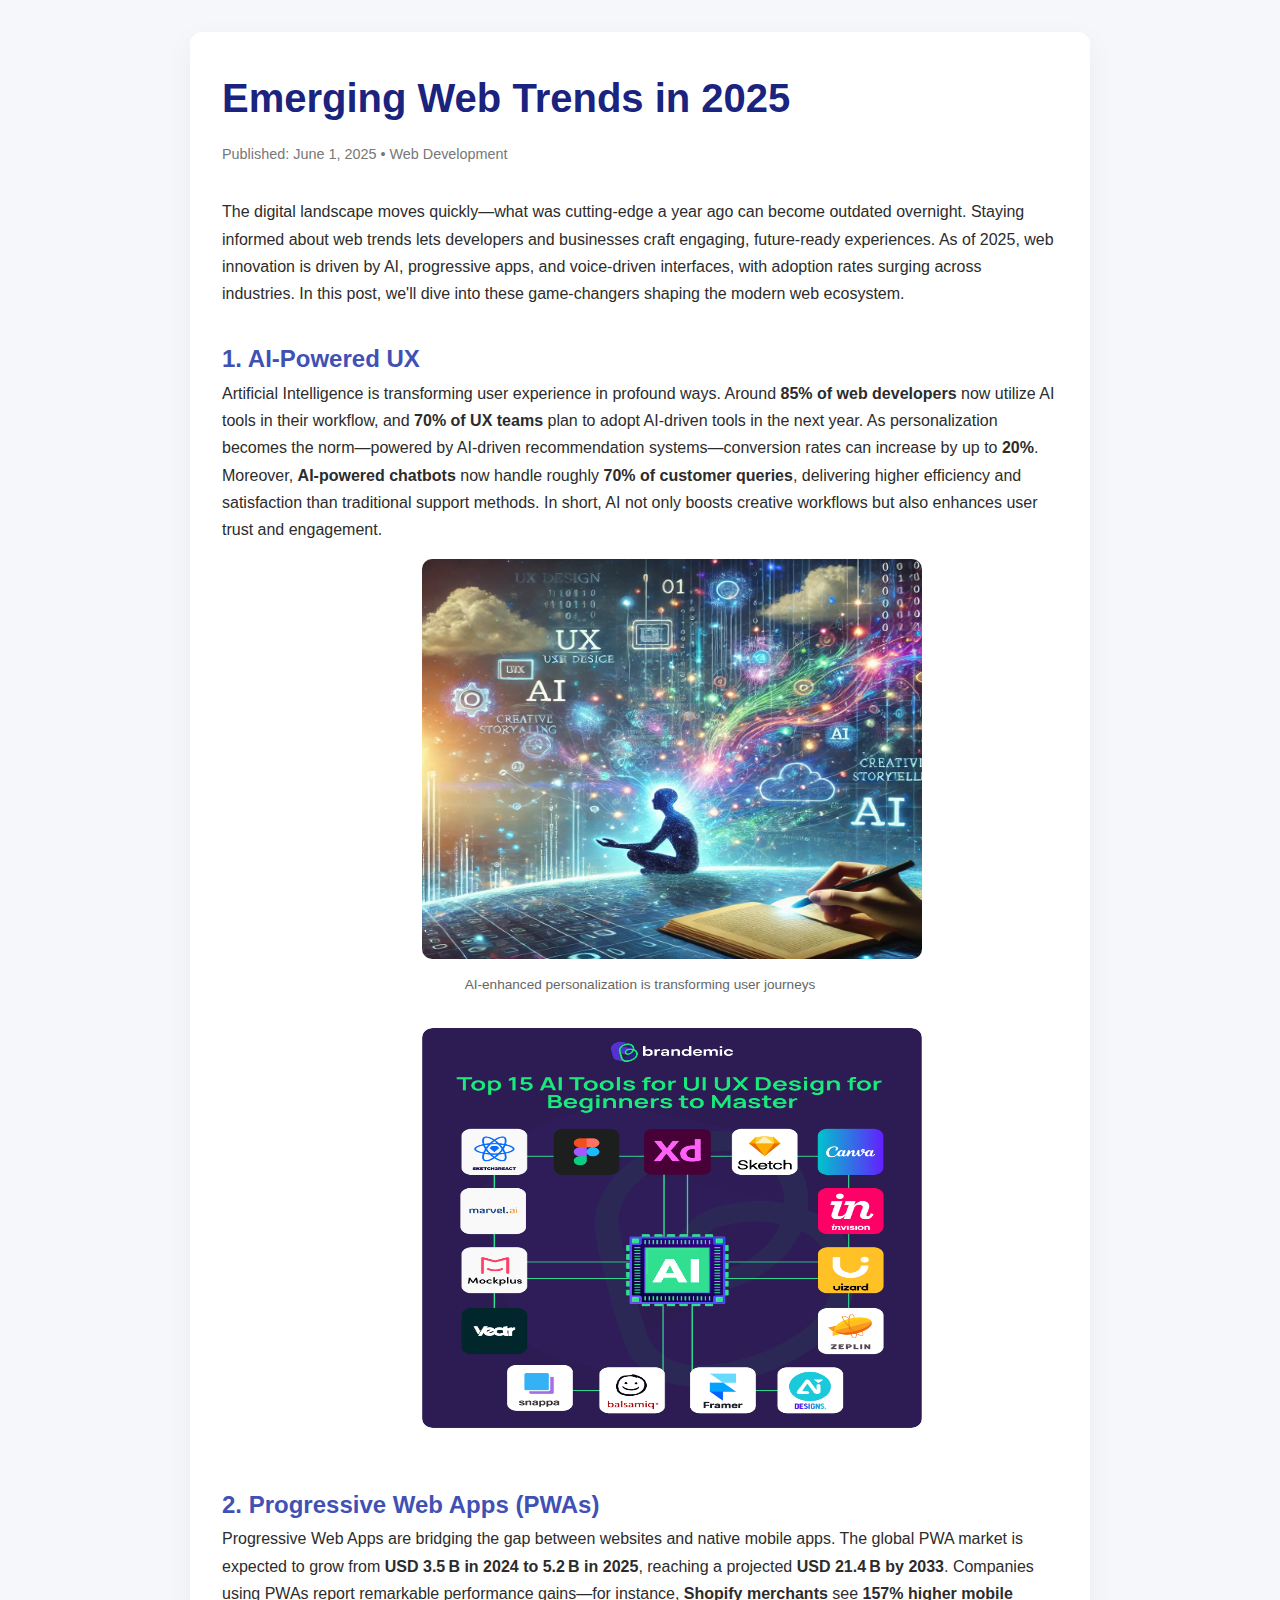
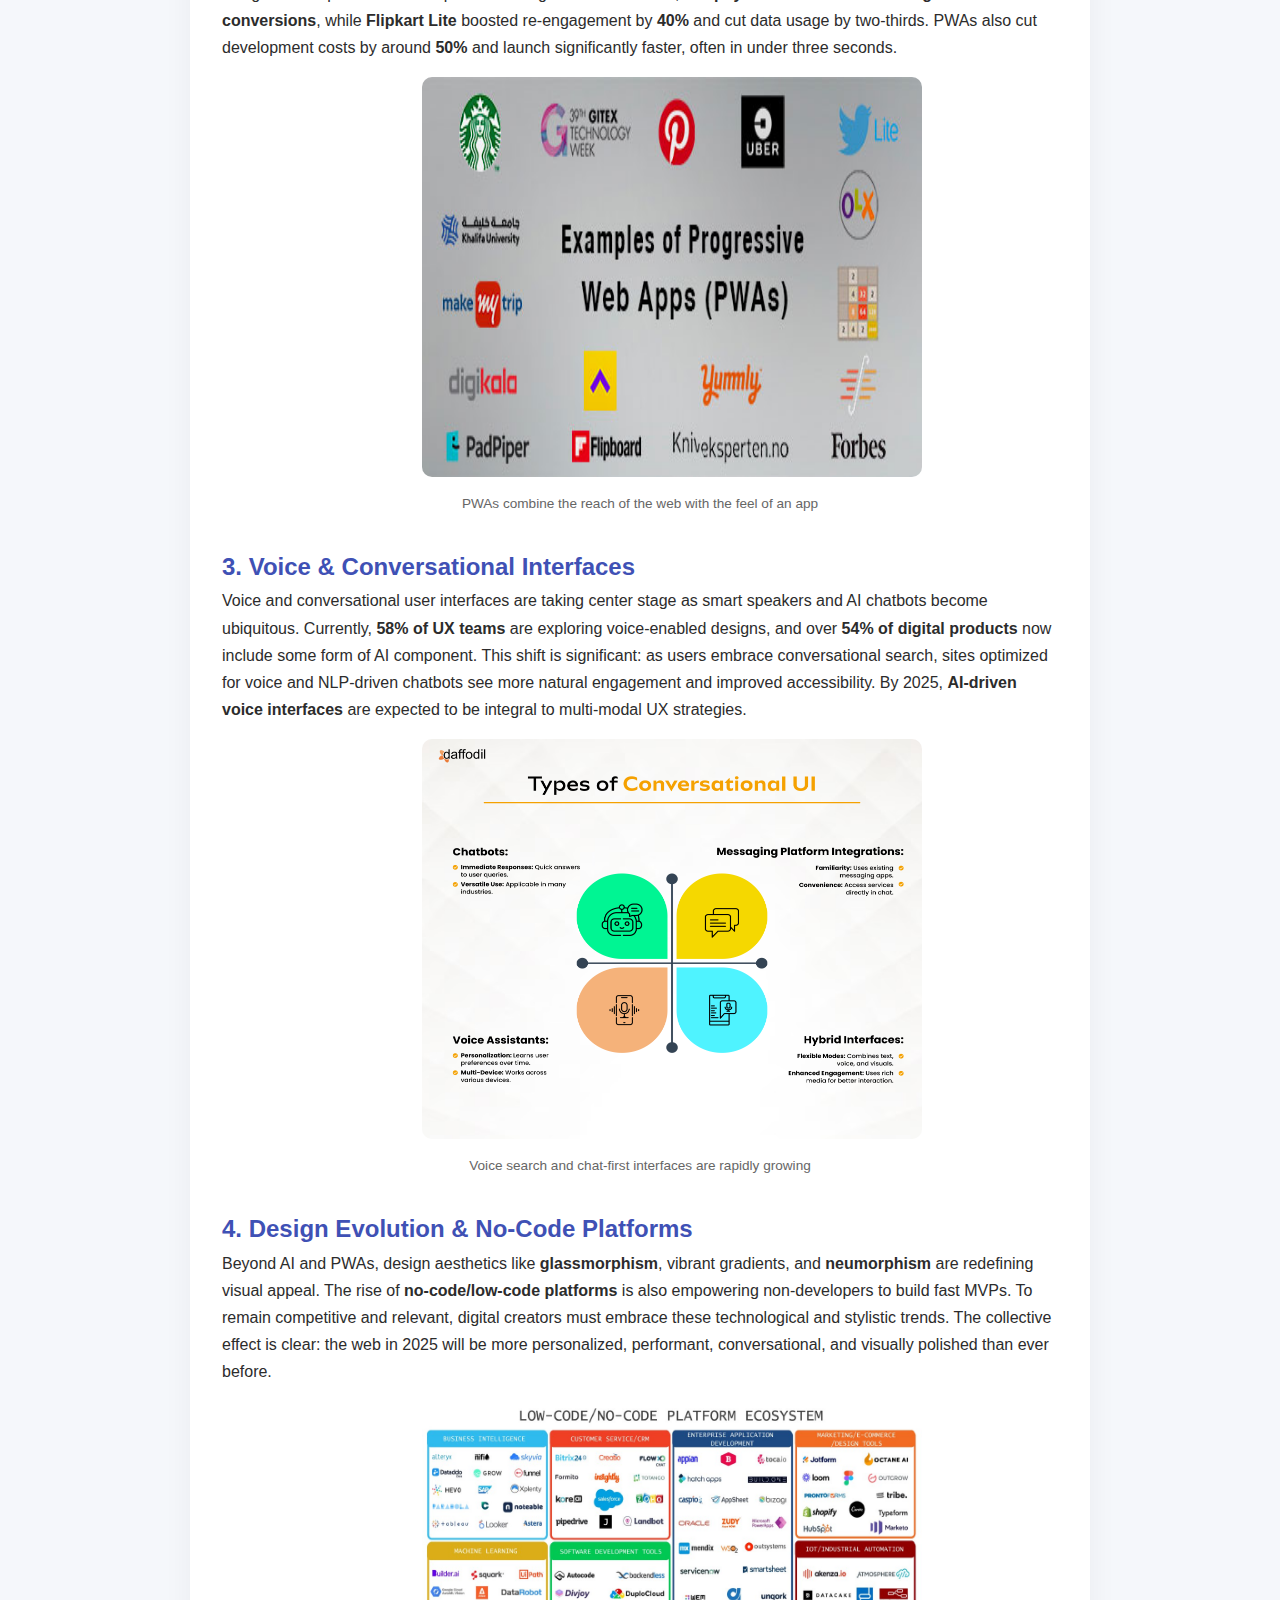
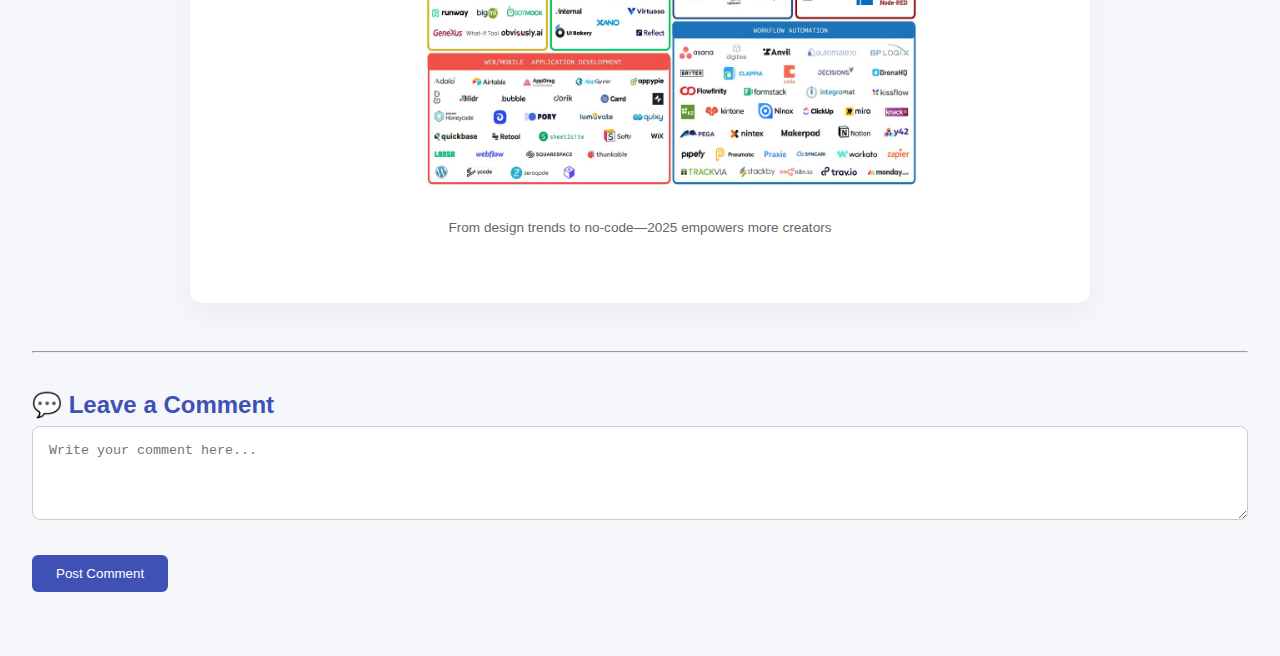
<file: blog.1/index.html>
<!DOCTYPE html>
<html lang="en">
<head>
  <meta charset="UTF-8" />
  <meta name="viewport" content="width=device-width, initial-scale=1.0"/>
  <title>Emerging Web Trends in 2025</title>
  <link rel="stylesheet" href="style.css" />
  <style>
    body {
      font-family: "Segoe UI", sans-serif;
      background: #f5f7fb;
      color: #2c2c2c;
      line-height: 1.7;
      padding: 2rem;
    }
    .container {
      max-width: 900px;
      margin: auto;
      background: #ffffff;
      padding: 2rem;
      border-radius: 12px;
      box-shadow: 0 10px 30px rgba(0,0,0,0.05);
    }
    h1 {
      font-size: 2.5rem;
      color: #1a237e;
      margin-bottom: 10px;
    }
    h2 {
      color: #3f51b5;
      margin-top: 2rem;
    }
    .meta {
      font-size: 0.9rem;
      color: #777;
      margin-bottom: 2rem;
    }
    img {
      width: 500px;
      height: 400px;
      border-radius: 10px;
      margin: 1rem 0;
      margin-left: 200px;
    }
    figcaption {
      font-size: 0.85rem;
      color: #666;
      text-align: center;
      margin-top: -10px;
      margin-bottom: 1rem;
    }
    .section {
      margin-bottom: 2rem;
    }

    
  </style>
</head>
<body>

  <div class="container">
    <header>
      <h1>Emerging Web Trends in 2025</h1>
      <p class="meta">Published: June 1, 2025 • Web Development</p>
    </header>

    <section class="section">
      <p>The digital landscape moves quickly—what was cutting-edge a year ago can become outdated overnight. Staying informed about web trends lets developers and businesses craft engaging, future-ready experiences. As of 2025, web innovation is driven by AI, progressive apps, and voice-driven interfaces, with adoption rates surging across industries. In this post, we'll dive into these game‑changers shaping the modern web ecosystem.</p>
    </section>

    <section class="section">
      <h2>1. AI-Powered UX</h2>
      <p>Artificial Intelligence is transforming user experience in profound ways. Around <strong>85% of web developers</strong> now utilize AI tools in their workflow, and <strong>70% of UX teams</strong> plan to adopt AI-driven tools in the next year. As personalization becomes the norm—powered by AI-driven recommendation systems—conversion rates can increase by up to <strong>20%</strong>. Moreover, <strong>AI-powered chatbots</strong> now handle roughly <strong>70% of customer queries</strong>, delivering higher efficiency and satisfaction than traditional support methods. In short, AI not only boosts creative workflows but also enhances user trust and engagement.</p>
      <div class="image-pair">
      <figure>
        <img src="../blog.1/assets/img1.jpg" alt="AI-powered UX interface with personalized elements">
        <figcaption>AI-enhanced personalization is transforming user journeys</figcaption>
      
        <img src="../blog.1/assets/img2.jpg" alt="AI-powered UX interface with personalized elements">
      </figure>
      </div>
    </section>

    <section class="section">
      <h2>2. Progressive Web Apps (PWAs)</h2>
      <p>Progressive Web Apps are bridging the gap between websites and native mobile apps. The global PWA market is expected to grow from <strong>USD 3.5 B in 2024 to 5.2 B in 2025</strong>, reaching a projected <strong>USD 21.4 B by 2033</strong>. Companies using PWAs report remarkable performance gains—for instance, <strong>Shopify merchants</strong> see <strong>157% higher mobile conversions</strong>, while <strong>Flipkart Lite</strong> boosted re‑engagement by <strong>40%</strong> and cut data usage by two-thirds. PWAs also cut development costs by around <strong>50%</strong> and launch significantly faster, often in under three seconds.</p>
      <figure>
        <img src="../blog.1/assets/img3.jpg" alt="Diagram of PWA structure showing offline support and performance">
        <figcaption>PWAs combine the reach of the web with the feel of an app</figcaption>
      </figure>
    </section>

    <section class="section">
      <h2>3. Voice & Conversational Interfaces</h2>
      <p>Voice and conversational user interfaces are taking center stage as smart speakers and AI chatbots become ubiquitous. Currently, <strong>58% of UX teams</strong> are exploring voice-enabled designs, and over <strong>54% of digital products</strong> now include some form of AI component. This shift is significant: as users embrace conversational search, sites optimized for voice and NLP-driven chatbots see more natural engagement and improved accessibility. By 2025, <strong>AI-driven voice interfaces</strong> are expected to be integral to multi-modal UX strategies.</p>
      <figure>
        <img src="../blog.1/assets/img4.jpg" alt="Futuristic voice interaction interface with assistant AI">
        <figcaption>Voice search and chat-first interfaces are rapidly growing</figcaption>
      </figure>
    </section>

    <section class="section">
      <h2>4. Design Evolution & No-Code Platforms</h2>
      <p>Beyond AI and PWAs, design aesthetics like <strong>glassmorphism</strong>, vibrant gradients, and <strong>neumorphism</strong> are redefining visual appeal. The rise of <strong>no‑code/low‑code platforms</strong> is also empowering non-developers to build fast MVPs. To remain competitive and relevant, digital creators must embrace these technological and stylistic trends. The collective effect is clear: the web in 2025 will be more personalized, performant, conversational, and visually polished than ever before.</p>
      <figure>
        <img src="assets/img5.jpg" alt="Modern design trends with AI and no-code app platforms">
        <figcaption>From design trends to no-code—2025 empowers more creators</figcaption>
      </figure>
    </section>

  </div>
  <hr style="margin-top: 3rem;">

<section id="comments" class="section">
  <h2>💬 Leave a Comment</h2>
  <textarea id="commentInput" rows="4" placeholder="Write your comment here..." style="width: 100%; padding: 1rem; border-radius: 8px; border: 1px solid #ccc;"></textarea>
  <br><br>
  <button onclick="addComment()" style="padding: 0.7rem 1.5rem; background-color: #3f51b5; color: white; border: none; border-radius: 6px;">Post Comment</button>

  <div id="commentSection" style="margin-top: 2rem;"></div>
</section>

<script>
  function addComment() {
    const commentInput = document.getElementById("commentInput");
    const commentText = commentInput.value.trim();

    if (commentText !== "") {
      const commentDiv = document.createElement("div");
      commentDiv.style.marginBottom = "1rem";
      commentDiv.style.padding = "1rem";
      commentDiv.style.backgroundColor = "#f0f0f0";
      commentDiv.style.borderRadius = "8px";
      commentDiv.textContent = commentText;

      document.getElementById("commentSection").appendChild(commentDiv);
      commentInput.value = "";
    } else {
      alert("Please enter a comment before posting.");
    }
  }
</script>


</body>
</html>
</file>
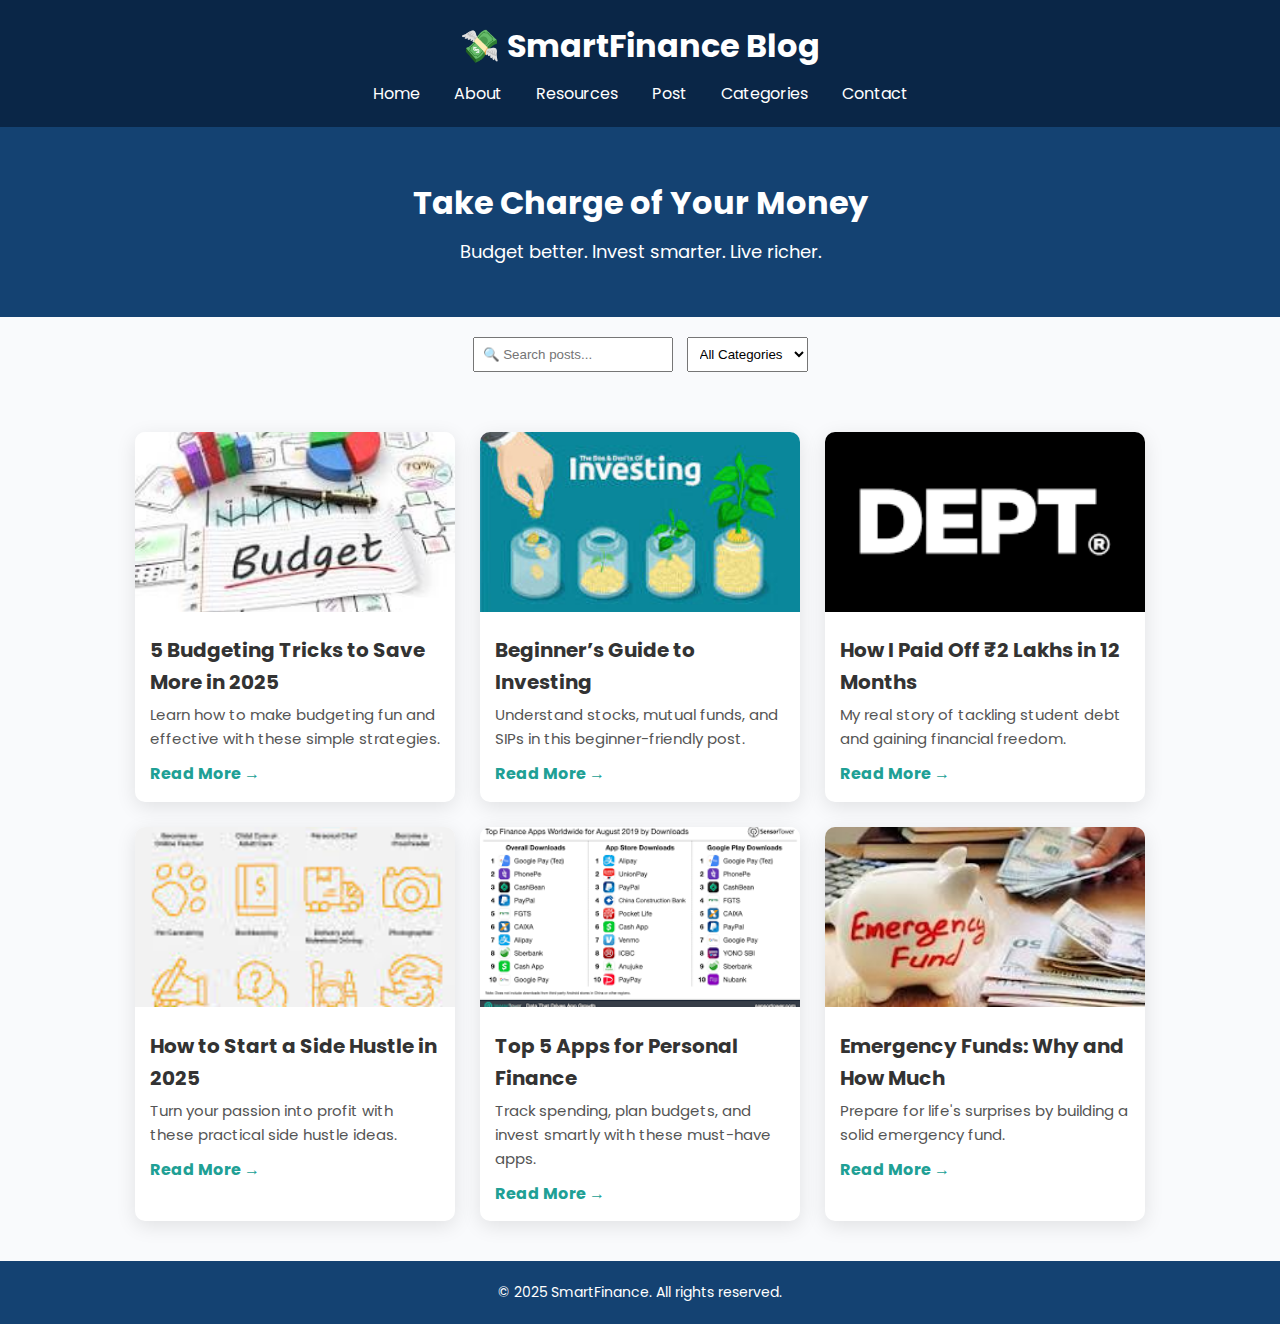
<file: blog.2/index.html>
<!DOCTYPE html>
<html lang="en">
<head>
  <meta charset="UTF-8">
  <meta name="viewport" content="width=device-width, initial-scale=1">
  <title>SmartFinance Blog</title>
  <link rel="stylesheet" href="style.css">
  <link href="https://fonts.googleapis.com/css2?family=Poppins&display=swap" rel="stylesheet">
</head>
<body>
  <header>
    <h1>💸 SmartFinance Blog</h1>
    <nav>
      <a href="index.html">Home</a>
      <a href="about.html">About</a>
      <a href="resources.html">Resources</a>
      <a href="post.html">Post</a>
      <a href="Categories.html">Categories</a>
      <a href="contact.html">Contact</a>
      
    </nav>
  </header>

  <section class="hero">
    <h2>Take Charge of Your Money</h2>
    <p>Budget better. Invest smarter. Live richer.</p>
  </section>

  

  <!-- Search + Filter UI -->
  <section style="padding: 20px; text-align: center;">
    <input type="text" id="searchInput" placeholder="🔍 Search posts..." style="padding: 8px; width: 200px;">
    <select id="filterSelect" style="padding: 8px; margin-left: 10px;">
      <option value="all">All Categories</option>
      <option value="budget">Budget</option>
      <option value="investing">Investing</option>
      <option value="debt">Debt</option>
      <option value="sidehustle">Side Hustle</option>
    </select>
  </section>

  <main class="blog-container">
    <article class="blog-card" data-category="budget">
      <img src="images/budget1.jpg" alt="Budgeting Tips">
      <h3>5 Budgeting Tricks to Save More in 2025</h3>
      <p>Learn how to make budgeting fun and effective with these simple strategies.</p>
      <a href="post.html">Read More →</a>
    </article>

    <article class="blog-card" data-category="investing">
      <img src="images/inversting1.jpg" alt="Investing Tips">
      <h3>Beginner’s Guide to Investing</h3>
      <p>Understand stocks, mutual funds, and SIPs in this beginner-friendly post.</p>
      <a href="#">Read More →</a>
    </article>

    <article class="blog-card" data-category="debt">
      <img src="images/dept1.jpg" alt="Debt Management">
      <h3>How I Paid Off ₹2 Lakhs in 12 Months</h3>
      <p>My real story of tackling student debt and gaining financial freedom.</p>
      <a href="#">Read More →</a>
    </article>

    <article class="blog-card" data-category="sidehustle">
      <img src="images/sidehustle1.jpg" alt="Side Hustle">
      <h3>How to Start a Side Hustle in 2025</h3>
      <p>Turn your passion into profit with these practical side hustle ideas.</p>
      <a href="#">Read More →</a>
    </article>

    <article class="blog-card" data-category="investing">
      <img src="images/finance-app.jpg" alt="Finance Apps">
      <h3>Top 5 Apps for Personal Finance</h3>
      <p>Track spending, plan budgets, and invest smartly with these must-have apps.</p>
      <a href="#">Read More →</a>
    </article>

    <article class="blog-card" data-category="budget">
      <img src="images/emergency1.jpg" alt="Emergency Fund">
      <h3>Emergency Funds: Why and How Much</h3>
      <p>Prepare for life's surprises by building a solid emergency fund.</p>
      <a href="#">Read More →</a>
    </article>
  </main>

  <footer>
    <p>© 2025 SmartFinance. All rights reserved.</p>
  </footer>

  <!-- Newsletter Popup -->
  <div id="newsletter-popup">
    <h4>📧 Subscribe to Newsletter</h4>
    <input type="email" placeholder="Your email">
    <button>Subscribe</button>
    <button id="close-popup" style="margin-top:10px; background:#ccc; color:#000;">Close</button>
  </div>

  
</body>
</html>
</file>
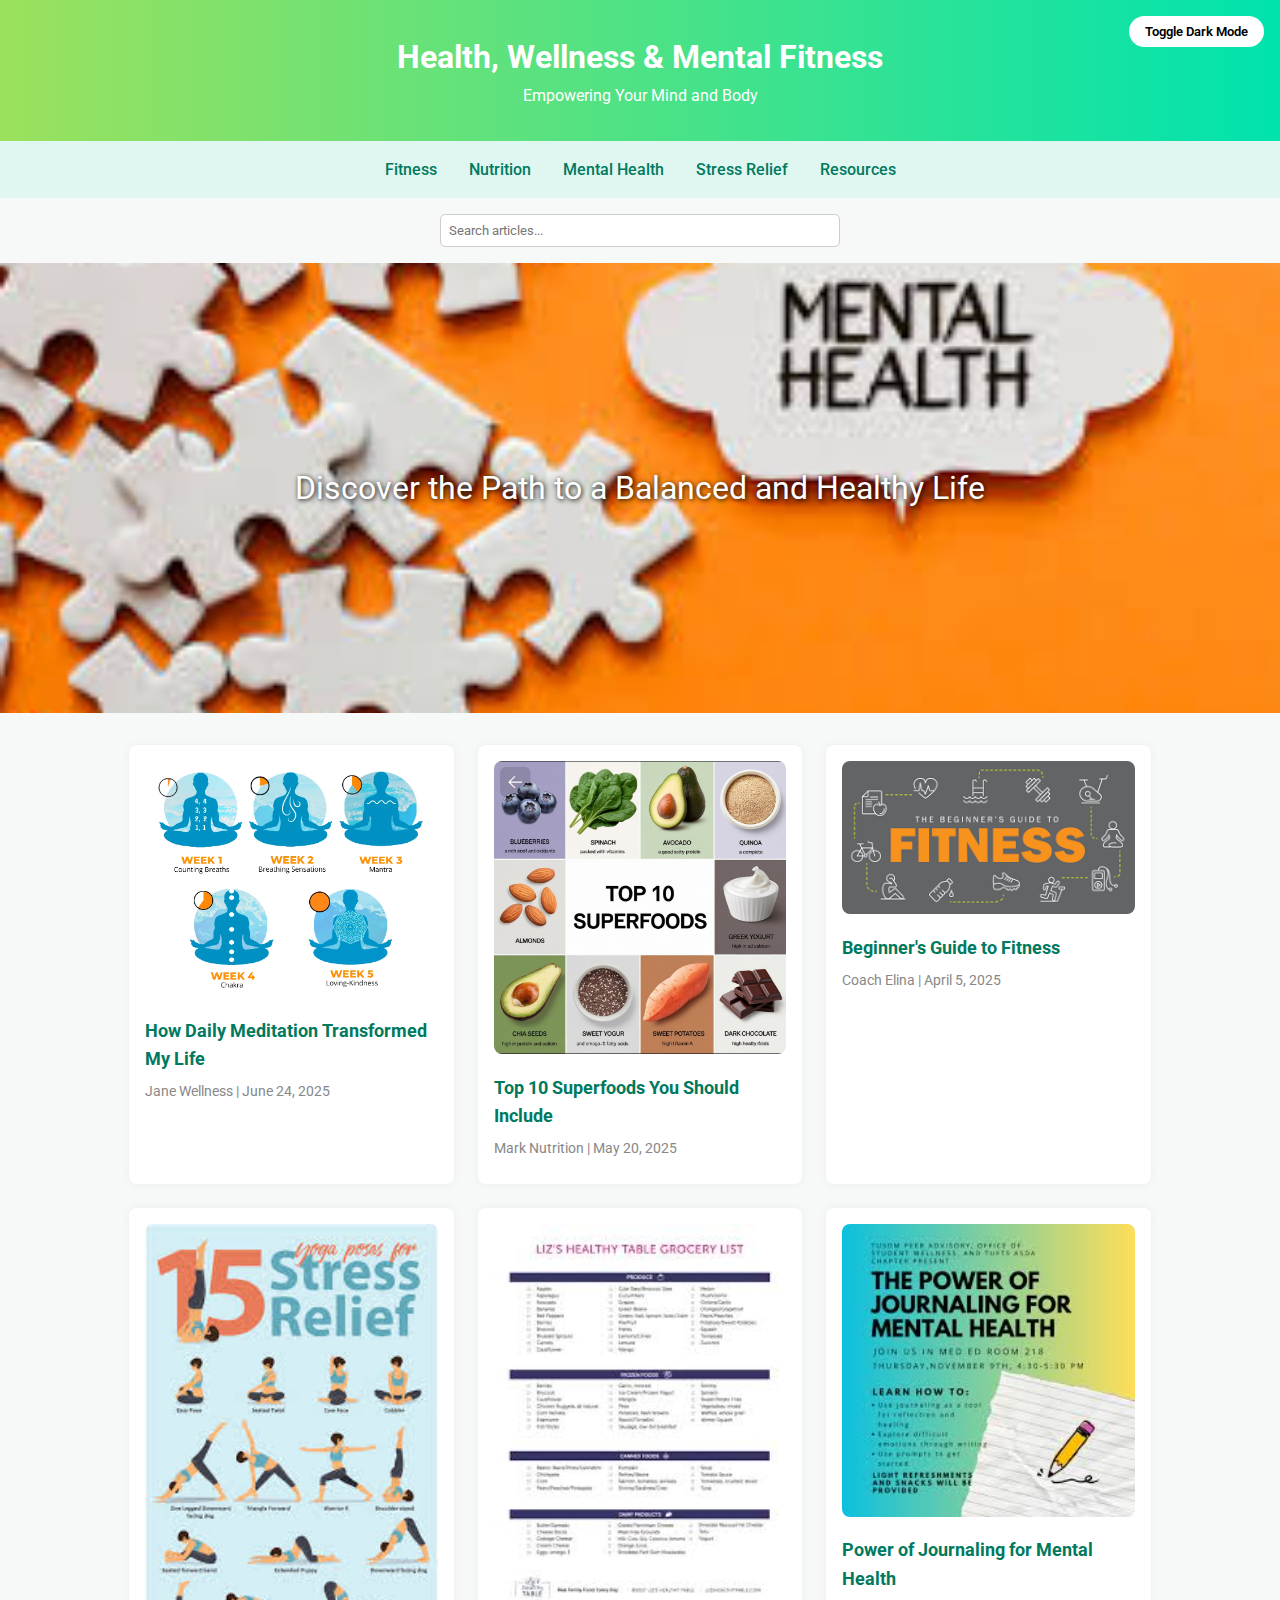
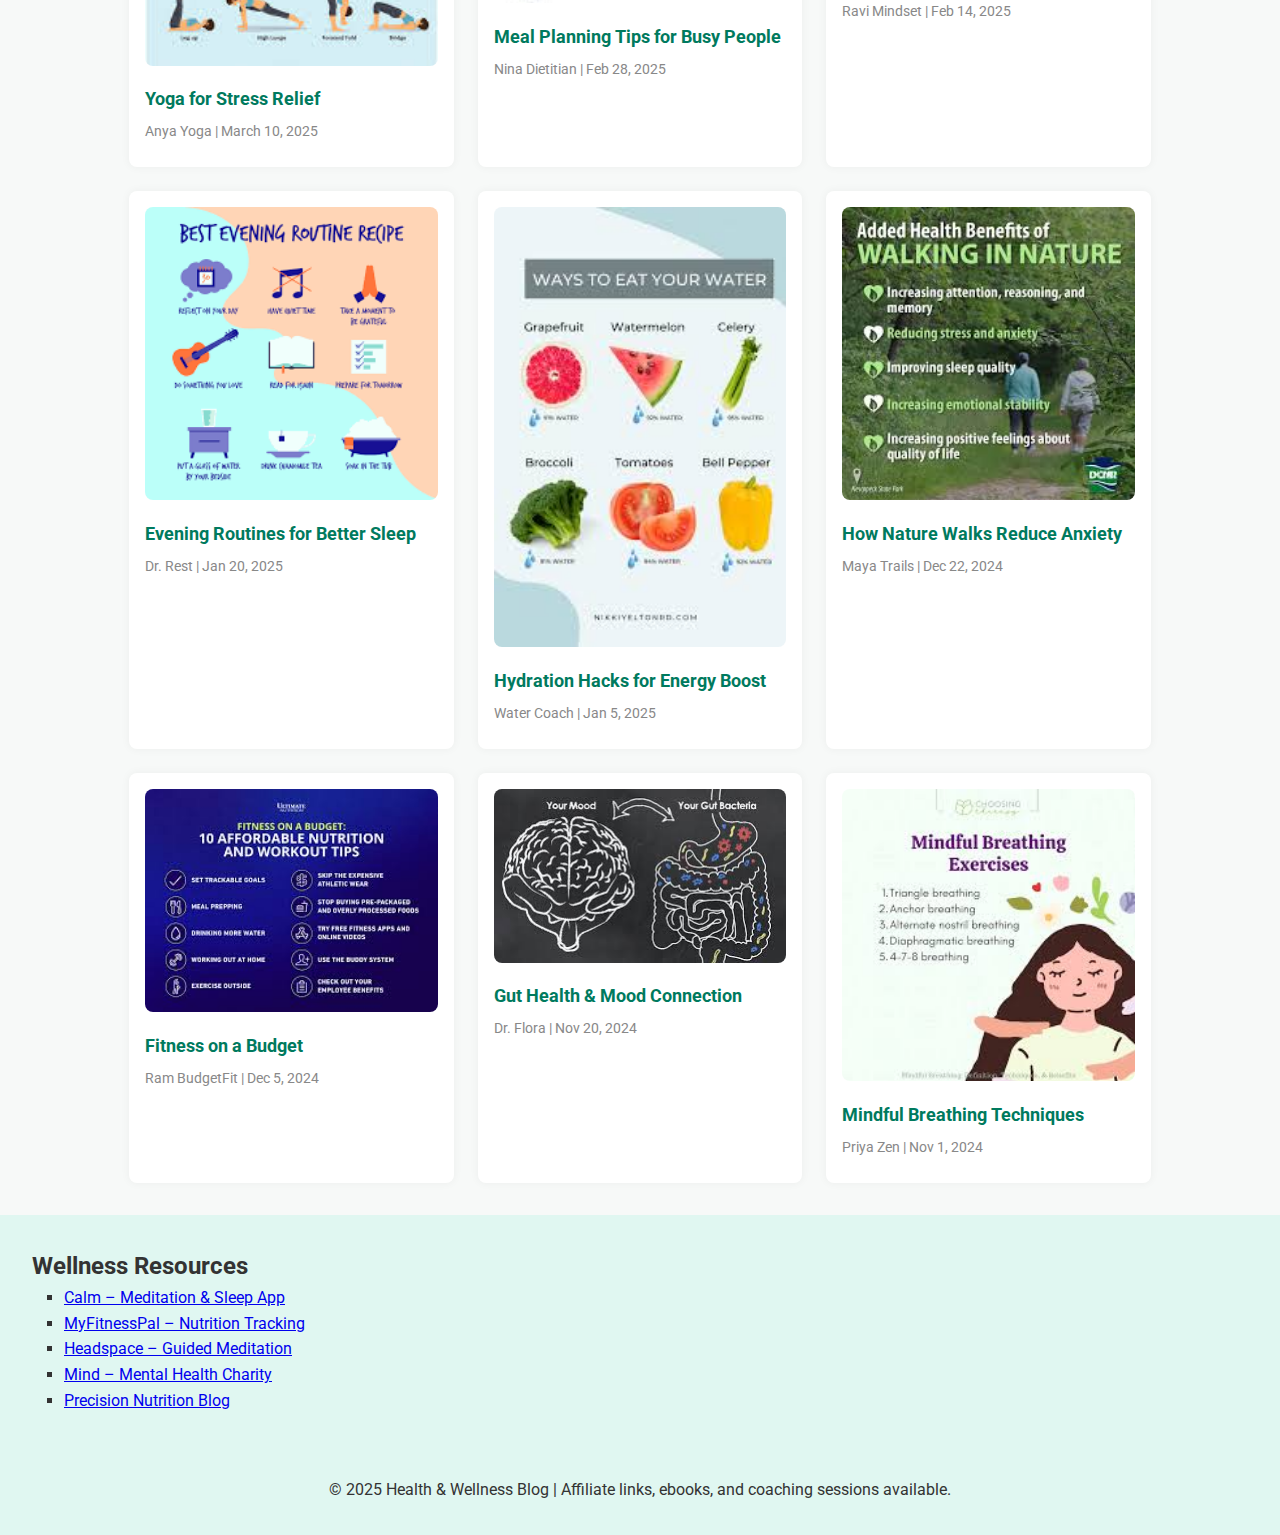
<file: blog.3/index.html>
<!DOCTYPE html>
<html lang="en">
<head>
  <meta charset="UTF-8">
  <meta name="viewport" content="width=device-width, initial-scale=1.0">
  <title>Health, Wellness & Mental Fitness</title>
  <link href="https://fonts.googleapis.com/css2?family=Roboto:wght@300;500;700&display=swap" rel="stylesheet">
  <style>
    :root {
      --bg: #f7f9f8;
      --text: #333;
      --card-bg: #fff;
      --accent: #007a5e;
    }
    body.dark-mode {
      --bg: #121212;
      --text: #e0e0e0;
      --card-bg: #1f1f1f;
    }
    * {
      margin: 0;
      padding: 0;
      box-sizing: border-box;
      font-family: 'Roboto', sans-serif;
    }
    body {
      background-color: var(--bg);
      color: var(--text);
      line-height: 1.6;
      transition: background-color 0.3s, color 0.3s;
    }
    header {
      background: linear-gradient(to right, #9be15d, #00e3ae);
      padding: 2rem;
      text-align: center;
      color: white;
    }
    nav {
      display: flex;
      justify-content: center;
      gap: 2rem;
      background-color: #e0f7f1;
      padding: 1rem 0;
      flex-wrap: wrap;
    }
    nav a {
      text-decoration: none;
      color: var(--accent);
      font-weight: 500;
    }
    .toggle-mode {
      position: absolute;
      top: 1rem;
      right: 1rem;
      background: #fff;
      border: none;
      padding: 0.5rem 1rem;
      border-radius: 20px;
      cursor: pointer;
      font-weight: 600;
    }
    .search-bar {
      text-align: center;
      margin: 1rem auto;
    }
    .search-bar input {
      padding: 0.5rem;
      width: 80%;
      max-width: 400px;
      border-radius: 5px;
      border: 1px solid #ccc;
    }
    .hero {
      background: url('./assets/background.jpg') center/cover no-repeat;
      height: 50vh;
      display: flex;
      align-items: center;
      justify-content: center;
      color: white;
      text-shadow: 1px 1px 5px #000;
      font-size: 2rem;
      padding: 2rem;
      text-align: center;
    }
    .section {
      padding: 2rem;
      max-width: 1200px;
      margin: auto;
    }
    .section h2 {
      margin-bottom: 1rem;
      color: #00695c;
    }
    .resources, .footer {
      background-color: #e0f7f1;
      padding: 2rem;
    }
    .resources ul {
      list-style-type: square;
      margin-left: 2rem;
    }
    footer p {
      text-align: center;
    }
    .blog-grid {
      display: flex;
      flex-wrap: wrap;
      gap: 1.5rem;
      justify-content: center;
    }
    .blog-post {
      flex: 0 0 calc(30% - 1rem);
      background: var(--card-bg);
      border-radius: 8px;
      box-shadow: 0 0 10px rgba(0,0,0,0.05);
      padding: 1rem;
      cursor: pointer;
      transition: transform 0.2s;
    }
    .blog-post:hover {
      transform: translateY(-4px);
    }
    .blog-post img {
      width: 100%;
      border-radius: 8px;
      margin-bottom: 0.75rem;
    }
    .blog-post h3 {
      font-size: 1.1rem;
      margin-bottom: 0.5rem;
      color: var(--accent);
    }
    .blog-post .author {
      font-size: 0.85rem;
      color: #888;
      margin-bottom: 0.5rem;
    }
  </style>
</head>
<body>
  <button class="toggle-mode" onclick="toggleMode()">Toggle Dark Mode</button>
  <header>
    <h1>Health, Wellness & Mental Fitness</h1>
    <p>Empowering Your Mind and Body</p>
  </header>

  <nav>
    <a href="#fitness">Fitness</a>
    <a href="#nutrition">Nutrition</a>
    <a href="#mental">Mental Health</a>
    <a href="#stress">Stress Relief</a>
    <a href="#resources">Resources</a>
  </nav>

  <div class="search-bar">
    <input type="text" id="searchInput" onkeyup="searchPosts()" placeholder="Search articles...">
  </div>

  <div class="hero">Discover the Path to a Balanced and Healthy Life</div>

  <section class="section blog-grid" id="blogList">
    <div class="blog-post"><img src="./assets/Meditation-Techniques.jpg" alt><h3>How Daily Meditation Transformed My Life</h3><p class="author">Jane Wellness | June 24, 2025</p></div>
    <div class="blog-post"><img src="./assets/sup.jpg" alt><h3>Top 10 Superfoods You Should Include</h3><p class="author">Mark Nutrition | May 20, 2025</p></div>
    <div class="blog-post"><img src="./assets/fit.jpg" alt><h3>Beginner's Guide to Fitness</h3><p class="author">Coach Elina | April 5, 2025</p></div>
    <div class="blog-post"><img src="./assets/image4.jpg" alt><h3>Yoga for Stress Relief</h3><p class="author">Anya Yoga | March 10, 2025</p></div>
    <div class="blog-post"><img src="./assets/image5.jpg" alt><h3>Meal Planning Tips for Busy People</h3><p class="author">Nina Dietitian | Feb 28, 2025</p></div>
    <div class="blog-post"><img src="./assets/jounrnaling.jpg" alt><h3>Power of Journaling for Mental Health</h3><p class="author">Ravi Mindset | Feb 14, 2025</p></div>
    <div class="blog-post"><img src="./assets/evening.jpg" alt><h3>Evening Routines for Better Sleep</h3><p class="author">Dr. Rest | Jan 20, 2025</p></div>
    <div class="blog-post"><img src="./assets/hydration.jpg" alt><h3>Hydration Hacks for Energy Boost</h3><p class="author">Water Coach | Jan 5, 2025</p></div>
    <div class="blog-post"><img src="./assets/walking.jpg" alt><h3>How Nature Walks Reduce Anxiety</h3><p class="author">Maya Trails | Dec 22, 2024</p></div>
    <div class="blog-post"><img src="./assets/affordable.jpg" alt><h3>Fitness on a Budget</h3><p class="author">Ram BudgetFit | Dec 5, 2024</p></div>
    <div class="blog-post"><img src="./assets/health.jpg" alt><h3>Gut Health & Mood Connection</h3><p class="author">Dr. Flora | Nov 20, 2024</p></div>
    <div class="blog-post"><img src="./assets/breathing.jpg" alt><h3>Mindful Breathing Techniques</h3><p class="author">Priya Zen | Nov 1, 2024</p></div>
  </section>

  <section class="resources" id="resources">
    <h2>Wellness Resources</h2>
    <ul>
      <li><a href="https://calm.com" target="_blank">Calm – Meditation & Sleep App</a></li>
      <li><a href="https://myfitnesspal.com" target="_blank">MyFitnessPal – Nutrition Tracking</a></li>
      <li><a href="https://headspace.com" target="_blank">Headspace – Guided Meditation</a></li>
      <li><a href="https://www.mind.org.uk/" target="_blank">Mind – Mental Health Charity</a></li>
      <li><a href="https://precisionnutrition.com" target="_blank">Precision Nutrition Blog</a></li>
    </ul>
  </section>

  <footer class="footer">
    <p>&copy; 2025 Health & Wellness Blog | Affiliate links, ebooks, and coaching sessions available.</p>
  </footer>

  <script>
    function toggleMode() {
      document.body.classList.toggle("dark-mode");
    }
    function searchPosts() {
      const input = document.getElementById("searchInput").value.toLowerCase();
      const posts = document.querySelectorAll(".blog-post");
      posts.forEach(post => {
        const text = post.textContent.toLowerCase();
        post.style.display = text.includes(input) ? "block" : "none";
      });
    }
  </script>
</body>
</html>
</file>
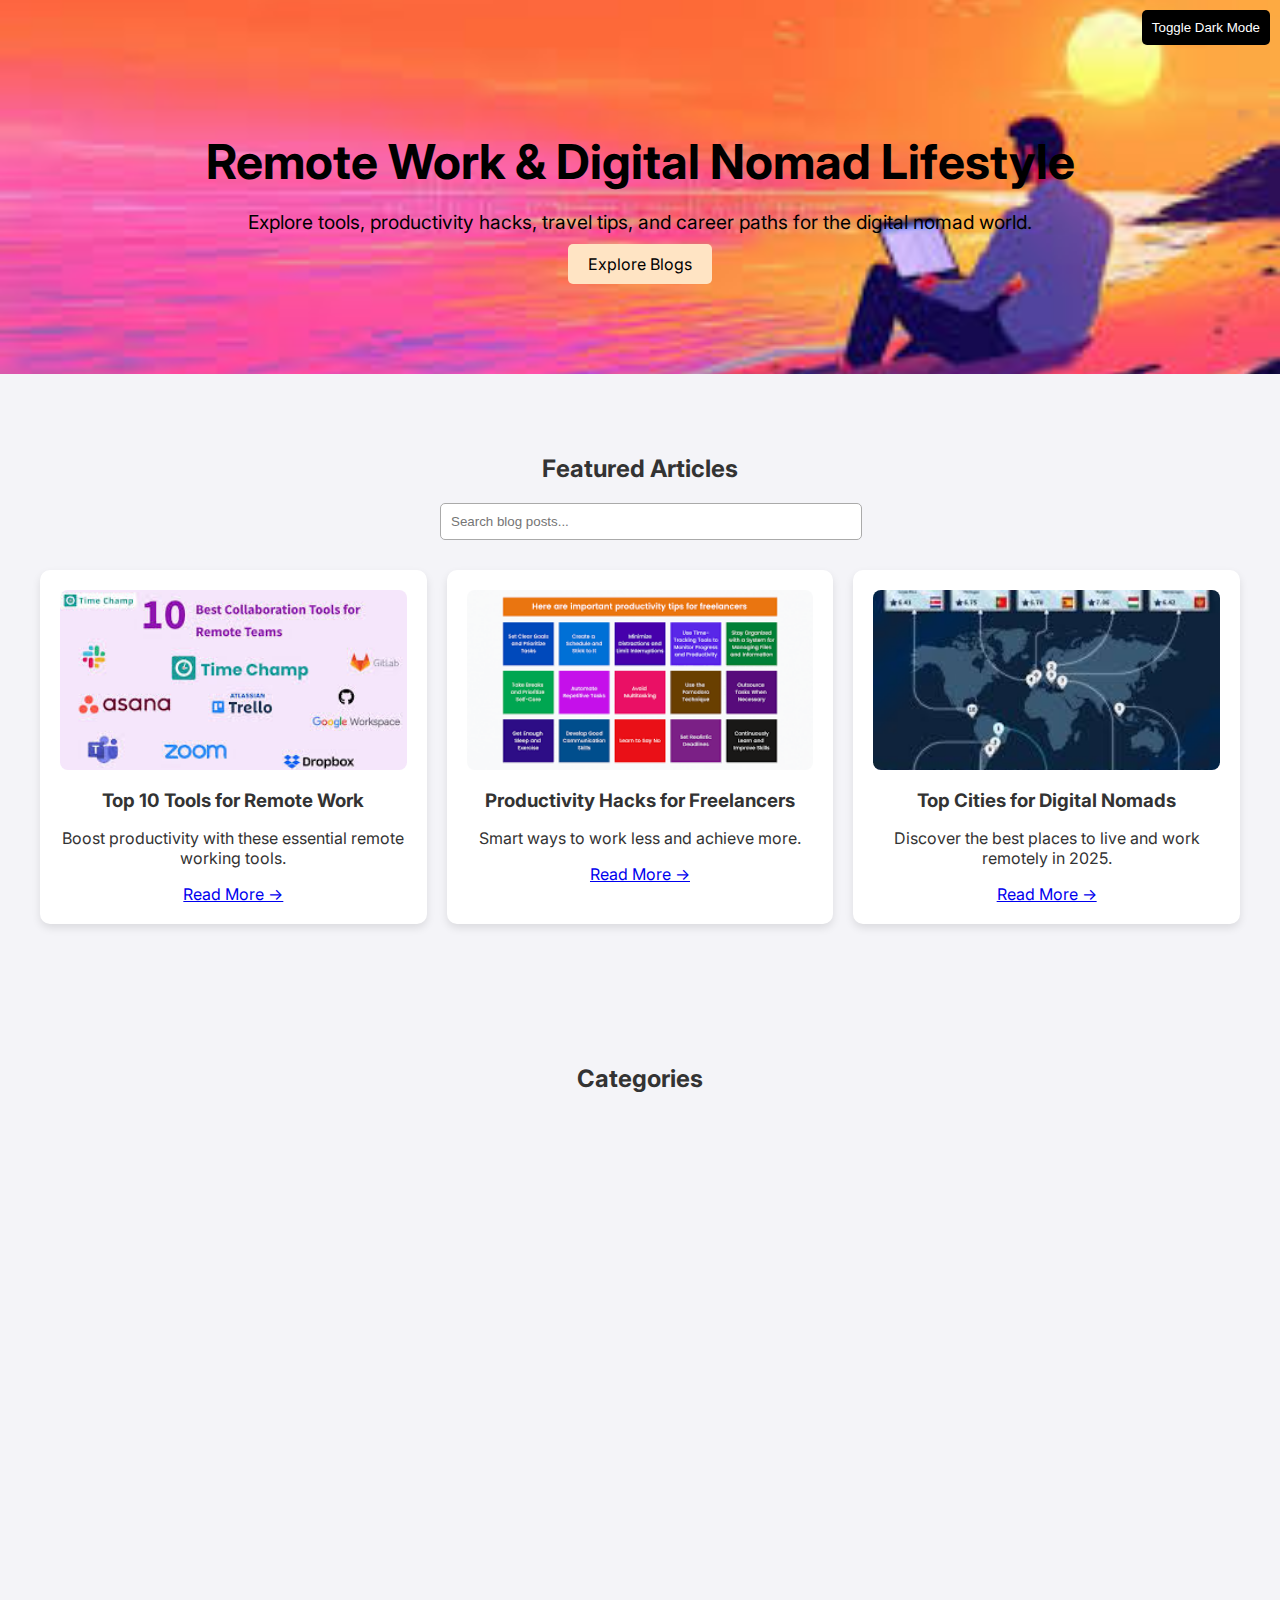
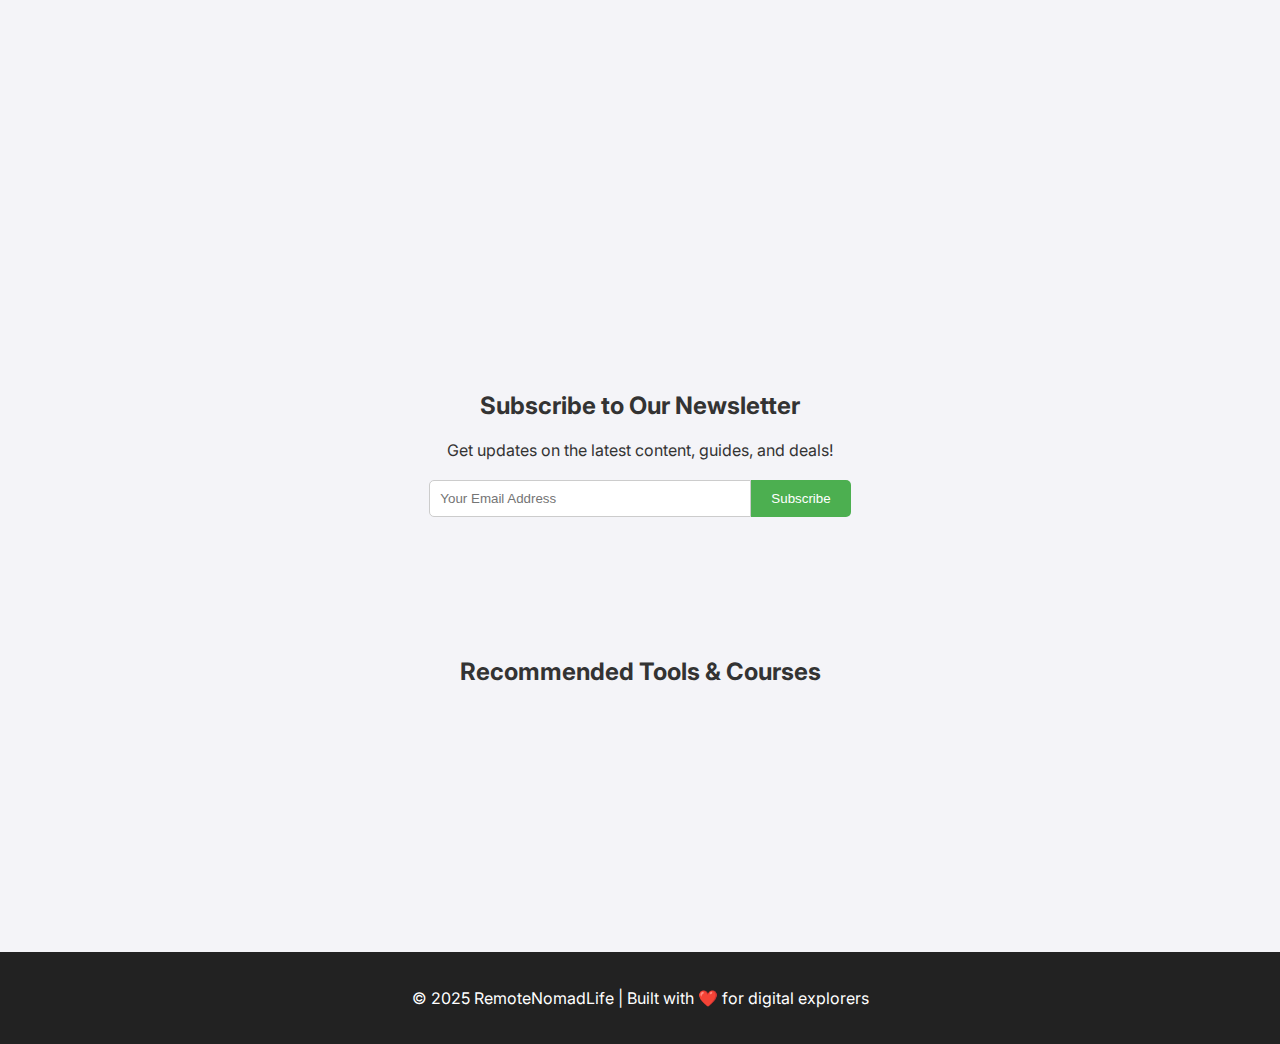
<file: blog.4/index.html>
<!DOCTYPE html>
<html lang="en">
<head>
  <meta charset="UTF-8" />
  <meta name="viewport" content="width=device-width, initial-scale=1.0" />
  <title>Remote Work & Digital Nomad Lifestyle</title>
  <style>
    :root {
      --bg: #f4f4f8;
      --text: #333;
      --card-bg: white;
      --button-bg: #ff6347;
    }
    body.dark-mode {
      --bg: #1e1e2f;
      --text: #f0f0f0;
      --card-bg: #2c2c3a;
      --button-bg: #ff9563;
    }
    body {
      font-family: 'Inter', sans-serif;
      margin: 0;
      padding: 0;
      background: var(--bg);
      color: var(--text);
      transition: background 0.4s, color 0.4s;
    }
    .dark-toggle {
      position: fixed;
      top: 10px;
      right: 10px;
      background: var(--button-bg);
      color: white;
      background-color: black;
      border: none;
      padding: 10px;
      border-radius: 5px;
      cursor: pointer;
      z-index: 999;
    }
    .hero {
      background: url('./assest/back-ground1.jpg') center/cover no-repeat;
      color: rgb(0, 0, 0);
      text-align: center;
      padding: 100px 20px;
    }
    .hero-content h1 {
      font-size: 3rem;
      margin-bottom: 10px;
      animation: fadeInDown 1s ease;
    }
    .hero-content p {
      font-size: 1.2rem;
      margin-bottom: 20px;
      animation: fadeInUp 1s ease;
    }
    .cta {
      background: var(--button-bg);
      color: rgb(0, 0, 0);
      background-color: bisque;
      padding: 10px 20px;
      text-decoration: none;
      border-radius: 5px;
      transition: background 0.3s ease;
    }
    .cta:hover {
      background:yellow;
    }
    .blog-section, .categories, .newsletter, .monetize {
      padding: 60px 20px;
      max-width: 1200px;
      margin: auto;
      text-align: center;
    }
    .blog-grid, .affiliate-grid, .category-grid {
      display: grid;
      grid-template-columns: repeat(auto-fit, minmax(280px, 1fr));
      gap: 20px;
      margin-top: 30px;
    }
    .blog-card, .affiliate-card, .category-card {
      background: var(--card-bg);
      border-radius: 10px;
      box-shadow: 0 4px 8px rgba(0,0,0,0.1);
      padding: 20px;
      transition: transform 0.3s ease, background 0.3s;
      text-decoration: none;
      color: inherit;
    }
    .blog-card:hover, .affiliate-card:hover, .category-card:hover {
      transform: translateY(-5px);
      cursor:pointer;
    }
    .blog-card img, .category-card img {
      width: 100%;
      height: 180px;
      object-fit: cover;
      border-radius: 8px;
    }
    .blog-card h3, .affiliate-card h3, .category-card h3 {
      margin: 15px 0 10px;
    }
    .newsletter form {
      display: flex;
      justify-content: center;
      margin-top: 20px;
    }
    .newsletter input[type="email"] {
      padding: 10px;
      width: 300px;
      border: 1px solid #ccc;
      border-radius: 5px 0 0 5px;
    }
    .newsletter button {
      padding: 10px 20px;
      border: none;
      background: #4CAF50;
      color: white;
      border-radius: 0 5px 5px 0;
      cursor: pointer;
    }
    .affiliate-btn {
      display: inline-block;
      margin-top: 10px;
      background: #007BFF;
      color: white;
      padding: 8px 15px;
      text-decoration: none;
      border-radius: 5px;
    }
    footer {
      background: #222;
      color: #fff;
      padding: 20px;
      text-align: center;
    }
    @keyframes fadeInDown {
      0% { opacity: 0; transform: translateY(-30px); }
      100% { opacity: 1; transform: translateY(0); }
    }
    @keyframes fadeInUp {
      0% { opacity: 0; transform: translateY(30px); }
      100% { opacity: 1; transform: translateY(0); }
    }
    .search-bar {
      margin: 20px auto;
      max-width: 400px;
    }
    .search-bar input {
      width: 100%;
      padding: 10px;
      border-radius: 5px;
      border: 1px solid #aaa;
    }
  </style>
  <link href="https://fonts.googleapis.com/css2?family=Inter:wght@400;600;800&display=swap" rel="stylesheet">
</head>
<body>
  <header class="hero">
    <div class="hero-content">
      <h1>Remote Work & Digital Nomad Lifestyle</h1>
      <p>Explore tools, productivity hacks, travel tips, and career paths for the digital nomad world.</p>
      <a href="#blogs" class="cta">Explore Blogs</a>
    </div>
  </header>

  <!-- blog section with id for filtering -->
  <section class="blog-section" id="blogs">
    <h2>Featured Articles</h2>
    <div class="search-bar">
      <input type="text" id="search" placeholder="Search blog posts...">
    </div>
    <div class="blog-grid">
      <div class="blog-card">
        <img src="./assest/blog1.jpg" alt="Remote Tools">
        <h3>Top 10 Tools for Remote Work</h3>
        <p>Boost productivity with these essential remote working tools.</p>
        <a href="#">Read More →</a>
      </div>
      <div class="blog-card">
        <img src="./assest/blog2.jpg" alt="Productivity Hacks">
        <h3>Productivity Hacks for Freelancers</h3>
        <p>Smart ways to work less and achieve more.</p>
        <a href="#">Read More →</a>
      </div>
      <div class="blog-card">
        <img src="./assest/blog3.jpg" alt="Nomad Travel">
        <h3>Top Cities for Digital Nomads</h3>
        <p>Discover the best places to live and work remotely in 2025.</p>
        <a href="#">Read More →</a>
      </div>
    </div>
  </section>

  <section class="categories">
    <h2>Categories</h2>
    <div class="category-grid">
      <a href="#blogs" class="category-card"><img src="./assest/c1.jpg" alt="Remote Tools"><h3>Remote Tools</h3><p>Find the best software for remote collaboration and task management.</p></a>
      <a href="#blogs" class="category-card"><img src="./assest/c2.jpg" alt="Productivity"><h3>Productivity</h3><p>Learn to optimize your daily workflow and eliminate distractions.</p></a>
      <a href="#blogs" class="category-card"><img src="./assest/c3.jpg" alt="Nomad Travel"><h3>Nomad Travel</h3><p>Explore destinations and tips for traveling while working remotely.</p></a>
      <a href="#blogs" class="category-card"><img src="./assest/c4.jpg" alt="Freelancing"><h3>Freelancing</h3><p>Build a sustainable and fulfilling freelance career from anywhere.</p></a>
      <a href="#blogs" class="category-card"><img src="./assest/c5.jpg" alt="Career Paths"><h3>Career Paths</h3><p>Discover remote career opportunities and professional growth tips.</p></a>
      <a href="#blogs" class="category-card"><img src="./assest/c6.jpg" alt="Work–Life Balance"><h3>Work–Life Balance</h3><p>Maintain mental wellness and avoid burnout while working remotely.</p></a>
      <a href="#blogs" class="category-card"><img src="./assest/c7.jpg" alt="Virtual Meetings"><h3>Virtual Meetings</h3><p>Master remote communication and virtual presentation skills.</p></a>
      <a href="#blogs" class="category-card"><img src="./assest/c8.jpg" alt="Digital Security"><h3>Digital Security</h3><p>Stay safe online with essential tools and security practices.</p></a>
    </div>
  </section>

  <section class="newsletter">
    <h2>Subscribe to Our Newsletter</h2>
    <p>Get updates on the latest content, guides, and deals!</p>
    <form>
      <input type="email" placeholder="Your Email Address" required>
      <button type="submit">Subscribe</button>
    </form>
  </section>

  <section class="monetize">
    <h2>Recommended Tools & Courses</h2>
    <div class="affiliate-grid">
      <div class="affiliate-card">
        <h3>Notion for Remote Teams</h3>
        <p>Organize your work and boost team productivity.</p>
        <a href="https://www.notion.com/remote" class="affiliate-btn" target="_blank">Try Notion →</a>
      </div>
      <div class="affiliate-card">
        <h3>Freelance Career Course</h3>
        <p>Launch your remote freelance career with expert guidance.</p>
        <a href="https://www.udemy.com/topic/freelancing/?srsltid=AfmBOoon7bQwckebv7v7Yn_B8WtJLLKNDb9MNf4llUl6rIqHwcshGKj4" class="affiliate-btn" target="_blank">Enroll Now →</a>
      </div>
    </div>
  </section>

  <footer>
    <p>© 2025 RemoteNomadLife | Built with ❤️ for digital explorers</p>
  </footer>

  <script>
    document.addEventListener('DOMContentLoaded', () => {
      const form = document.querySelector('.newsletter form');
      form.addEventListener('submit', e => {
        e.preventDefault();
        const email = form.querySelector('input').value;
        if (email) {
          alert(`Thanks for subscribing, ${email}!`);
          form.reset();
        }
      });

      const toggleBtn = document.createElement('button');
      toggleBtn.textContent = 'Toggle Dark Mode';
      toggleBtn.className = 'dark-toggle';
      document.body.appendChild(toggleBtn);
      toggleBtn.addEventListener('click', () => {
        document.body.classList.toggle('dark-mode');
      });

      const searchInput = document.querySelector('#search');
      const blogCards = document.querySelectorAll('.blog-card');
      if (searchInput) {
        searchInput.addEventListener('input', () => {
          const term = searchInput.value.toLowerCase();
          blogCards.forEach(card => {
            const text = card.textContent.toLowerCase();
            card.style.display = text.includes(term) ? '' : 'none';
          });
        });
      }

      const categoryCards = document.querySelectorAll('.category-card');
      categoryCards.forEach(card => {
        card.style.cursor = 'pointer';
        card.addEventListener('click', () => {
          const selectedCategory = card.querySelector('h3').textContent.toLowerCase();
          blogCards.forEach(blog => {
            const text = blog.textContent.toLowerCase();
            blog.style.display = text.includes(selectedCategory) ? '' : 'none';
          });
          window.scrollTo({ top: document.querySelector('.blog-section').offsetTop - 50, behavior: 'smooth' });
        });
      });

      const elements = document.querySelectorAll('.blog-card, .category-card, .affiliate-card');
      const observer = new IntersectionObserver(entries => {
        entries.forEach(entry => {
          if (entry.isIntersecting) {
            entry.target.style.opacity = 1;
            entry.target.style.transform = 'translateY(0)';
          }
        });
      }, { threshold: 0.1 });

      elements.forEach(el => {
        el.style.opacity = 0;
        el.style.transform = 'translateY(20px)';
        el.style.transition = 'all 0.6s ease-out';
        observer.observe(el);
      });
    });
  </script>
</body>
</html>
</file>
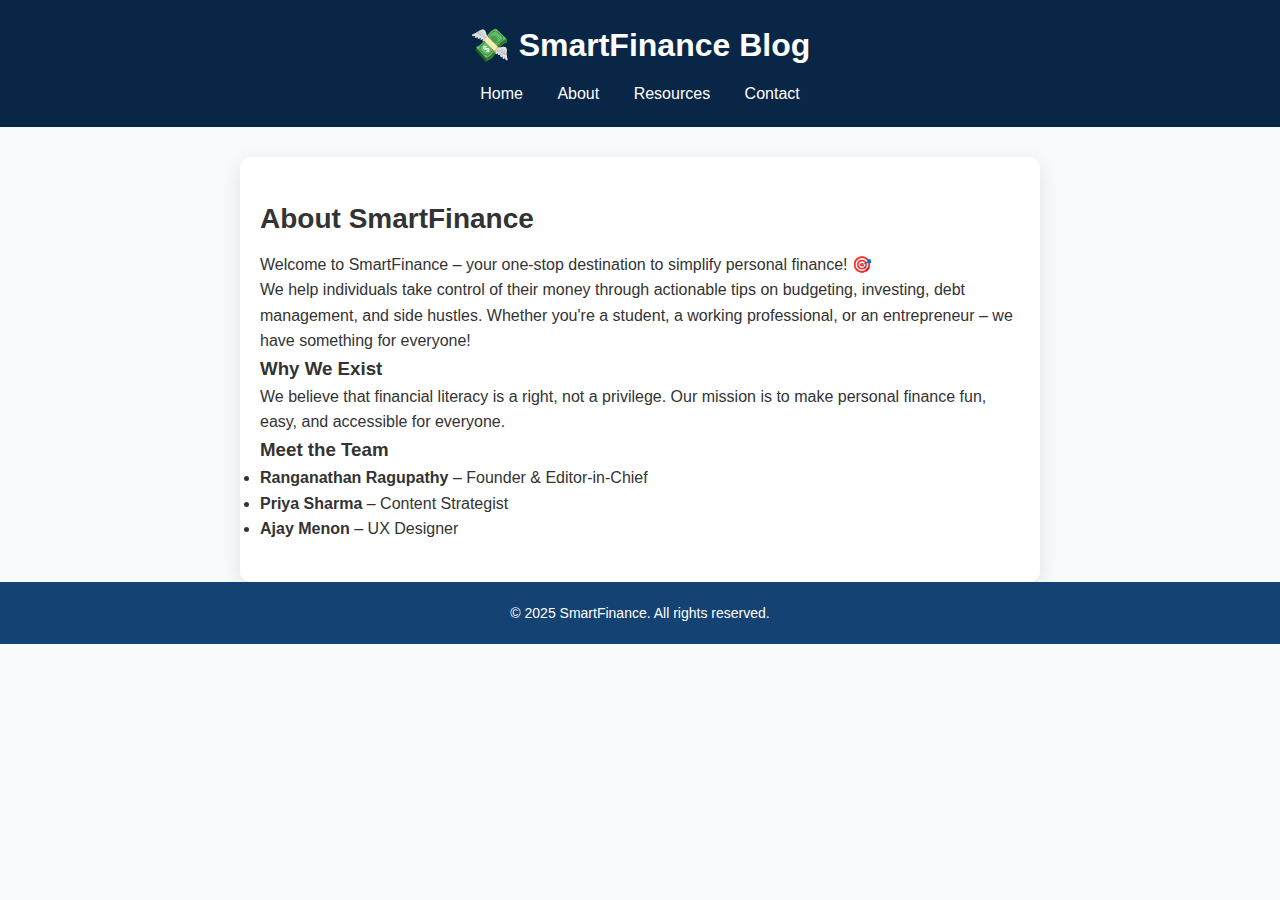
<file: blog.2/about.html>
<!DOCTYPE html>
<html lang="en">
<head>
  <meta charset="UTF-8" />
  <meta name="viewport" content="width=device-width, initial-scale=1" />
  <title>About - SmartFinance Blog</title>
  <link rel="stylesheet" href="style.css" />
</head>
<body>
  <header>
    <h1>💸 SmartFinance Blog</h1>
    <nav>
      <a href="index.html">Home</a>
      <a href="about.html">About</a>
      <a href="resources.html">Resources</a>
      <a href="contact.html">Contact</a>
    </nav>
  </header>

  <main class="post-container">
    <h2>About SmartFinance</h2>
    <p>Welcome to SmartFinance – your one-stop destination to simplify personal finance! 🎯</p>
    <p>We help individuals take control of their money through actionable tips on budgeting, investing, debt management, and side hustles. Whether you're a student, a working professional, or an entrepreneur – we have something for everyone!</p>

    <h3>Why We Exist</h3>
    <p>We believe that financial literacy is a right, not a privilege. Our mission is to make personal finance fun, easy, and accessible for everyone.</p>

    <h3>Meet the Team</h3>
    <ul>
      <li><strong>Ranganathan Ragupathy</strong> – Founder & Editor-in-Chief</li>
      <li><strong>Priya Sharma</strong> – Content Strategist</li>
      <li><strong>Ajay Menon</strong> – UX Designer</li>
    </ul>
  </main>

  <footer>
    <p>© 2025 SmartFinance. All rights reserved.</p>
  </footer>
</body>
</html>
</file>
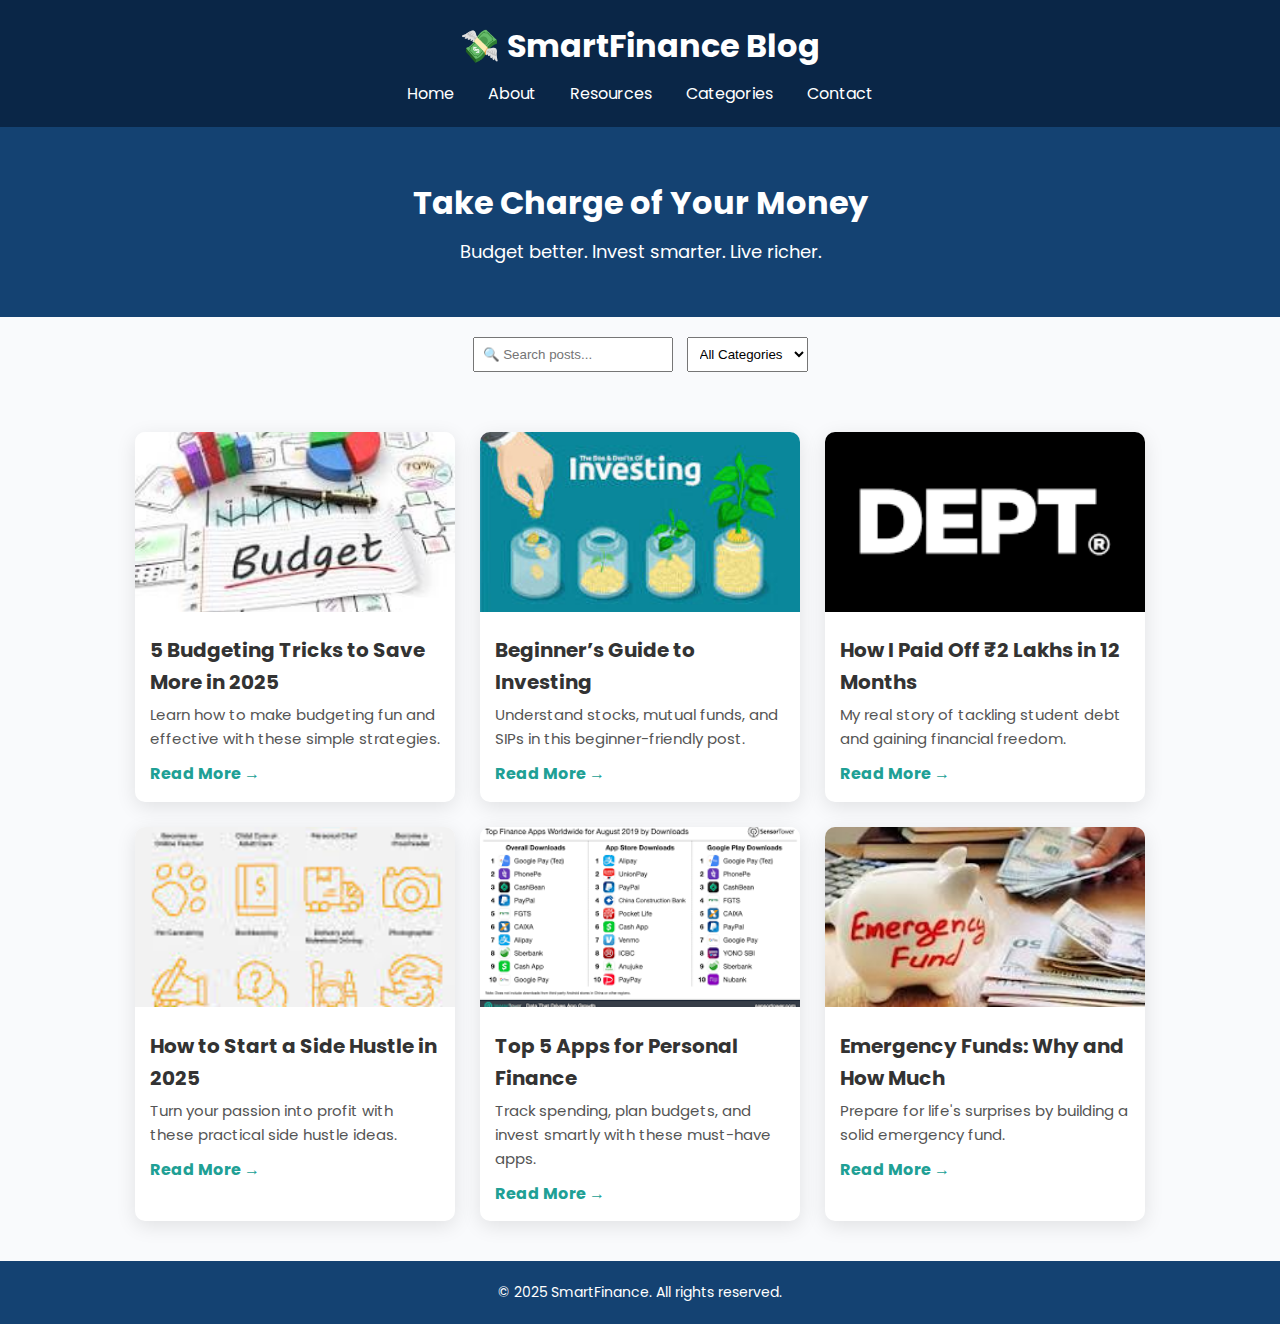
<file: blog.2/Categories.html>
<!DOCTYPE html>
<html lang="en">
<head>
  <meta charset="UTF-8">
  <meta name="viewport" content="width=device-width, initial-scale=1">
  <title>SmartFinance Blog</title>
  <link rel="stylesheet" href="style.css">
  <link href="https://fonts.googleapis.com/css2?family=Poppins&display=swap" rel="stylesheet">
</head>
<body>
  <header>
    <h1>💸 SmartFinance Blog</h1>
    <nav>
      <a href="index.html">Home</a>
      <a href="about.html">About</a>
      <a href="resources.html">Resources</a>
      <a href="Categories.html">Categories</a>
      <a href="contact.html">Contact</a>
      
    </nav>
  </header>

  <section class="hero">
    <h2>Take Charge of Your Money</h2>
    <p>Budget better. Invest smarter. Live richer.</p>
  </section>

  

  <!-- Search + Filter UI -->
  <section style="padding: 20px; text-align: center;">
    <input type="text" id="searchInput" placeholder="🔍 Search posts..." style="padding: 8px; width: 200px;">
    <select id="filterSelect" style="padding: 8px; margin-left: 10px;">
      <option value="all">All Categories</option>
      <option value="budget">Budget</option>
      <option value="investing">Investing</option>
      <option value="debt">Debt</option>
      <option value="sidehustle">Side Hustle</option>
    </select>
  </section>

  <main class="blog-container">
    <article class="blog-card" data-category="budget">
      <img src="images/budget1.jpg" alt="Budgeting Tips">
      <h3>5 Budgeting Tricks to Save More in 2025</h3>
      <p>Learn how to make budgeting fun and effective with these simple strategies.</p>
      <a href="post.html">Read More →</a>
    </article>

    <article class="blog-card" data-category="investing">
      <img src="images/inversting1.jpg" alt="Investing Tips">
      <h3>Beginner’s Guide to Investing</h3>
      <p>Understand stocks, mutual funds, and SIPs in this beginner-friendly post.</p>
      <a href="#">Read More →</a>
    </article>

    <article class="blog-card" data-category="debt">
      <img src="images/dept1.jpg" alt="Debt Management">
      <h3>How I Paid Off ₹2 Lakhs in 12 Months</h3>
      <p>My real story of tackling student debt and gaining financial freedom.</p>
      <a href="#">Read More →</a>
    </article>

    <article class="blog-card" data-category="sidehustle">
      <img src="images/sidehustle1.jpg" alt="Side Hustle">
      <h3>How to Start a Side Hustle in 2025</h3>
      <p>Turn your passion into profit with these practical side hustle ideas.</p>
      <a href="#">Read More →</a>
    </article>

    <article class="blog-card" data-category="investing">
      <img src="images/finance-app.jpg" alt="Finance Apps">
      <h3>Top 5 Apps for Personal Finance</h3>
      <p>Track spending, plan budgets, and invest smartly with these must-have apps.</p>
      <a href="#">Read More →</a>
    </article>

    <article class="blog-card" data-category="budget">
      <img src="images/emergency1.jpg" alt="Emergency Fund">
      <h3>Emergency Funds: Why and How Much</h3>
      <p>Prepare for life's surprises by building a solid emergency fund.</p>
      <a href="#">Read More →</a>
    </article>
  </main>

  <footer>
    <p>© 2025 SmartFinance. All rights reserved.</p>
  </footer>

  <!-- Newsletter Popup -->
  <div id="newsletter-popup">
    <h4>📧 Subscribe to Newsletter</h4>
    <input type="email" placeholder="Your email">
    <button>Subscribe</button>
    <button id="close-popup" style="margin-top:10px; background:#ccc; color:#000;">Close</button>
  </div>

  
</body>
</html>
</file>
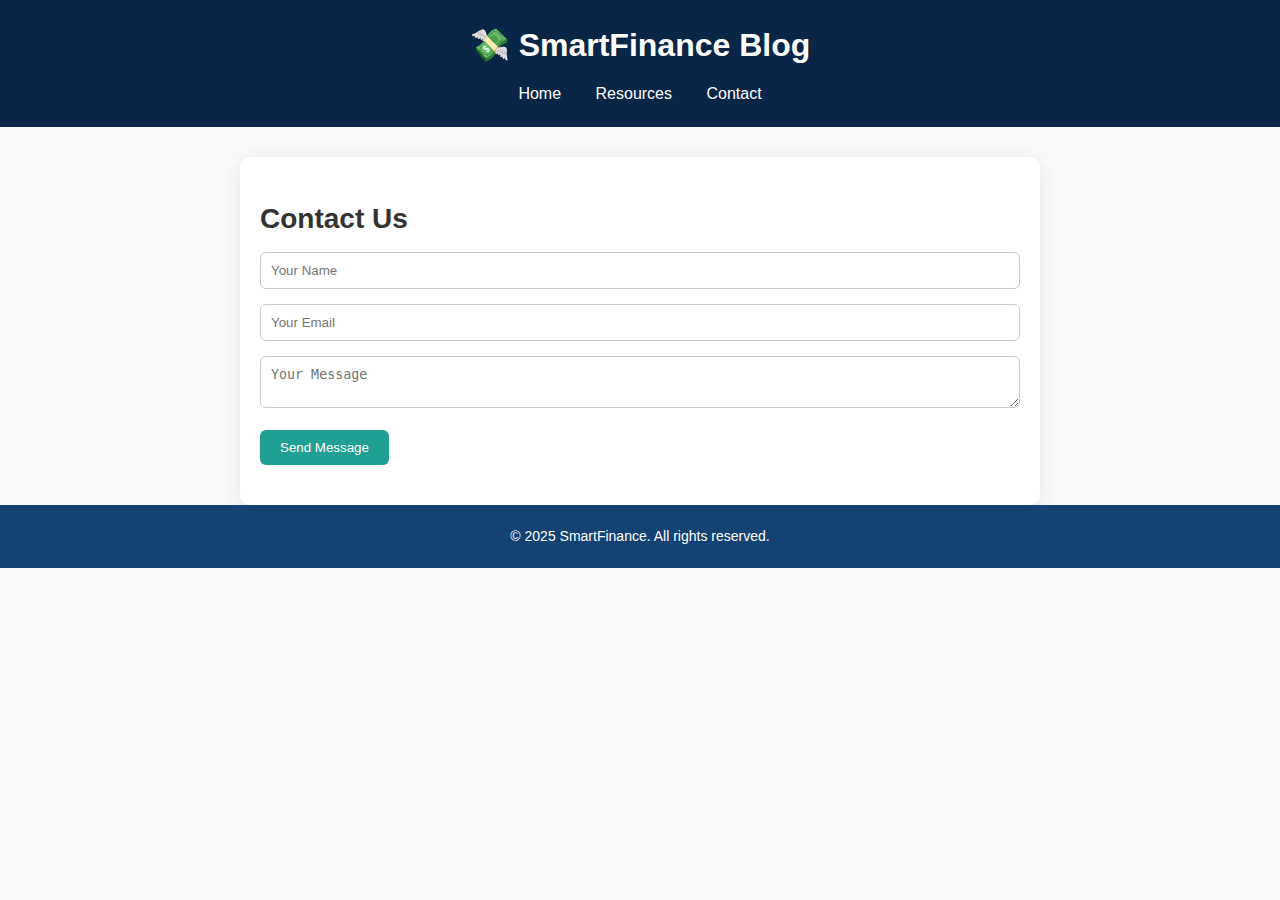
<file: blog.2/contact.html>
<!DOCTYPE html>
<html lang="en">
<head>
  <meta charset="UTF-8" />
  <meta name="viewport" content="width=device-width, initial-scale=1" />
  <title>Contact - SmartFinance Blog</title>
  <link rel="stylesheet" href="style.css" />
</head>
<body>
  <header>
    <h1>💸 SmartFinance Blog</h1>
    <nav>
      <a href="index.html">Home</a>
      <a href="resources.html">Resources</a>
      <a href="contact.html">Contact</a>
    </nav>
  </header>

  <main class="post-container">
    <h2>Contact Us</h2>
    <form class="contact-form" onsubmit="return false;">
      <input type="text" placeholder="Your Name" required><br>
      <input type="email" placeholder="Your Email" required><br>
      <textarea placeholder="Your Message" required></textarea><br>
      <button type="submit">Send Message</button>
    </form>
  </main>

  <footer>
    <p>© 2025 SmartFinance. All rights reserved.</p>
  </footer>
</body>
</html>
</file>
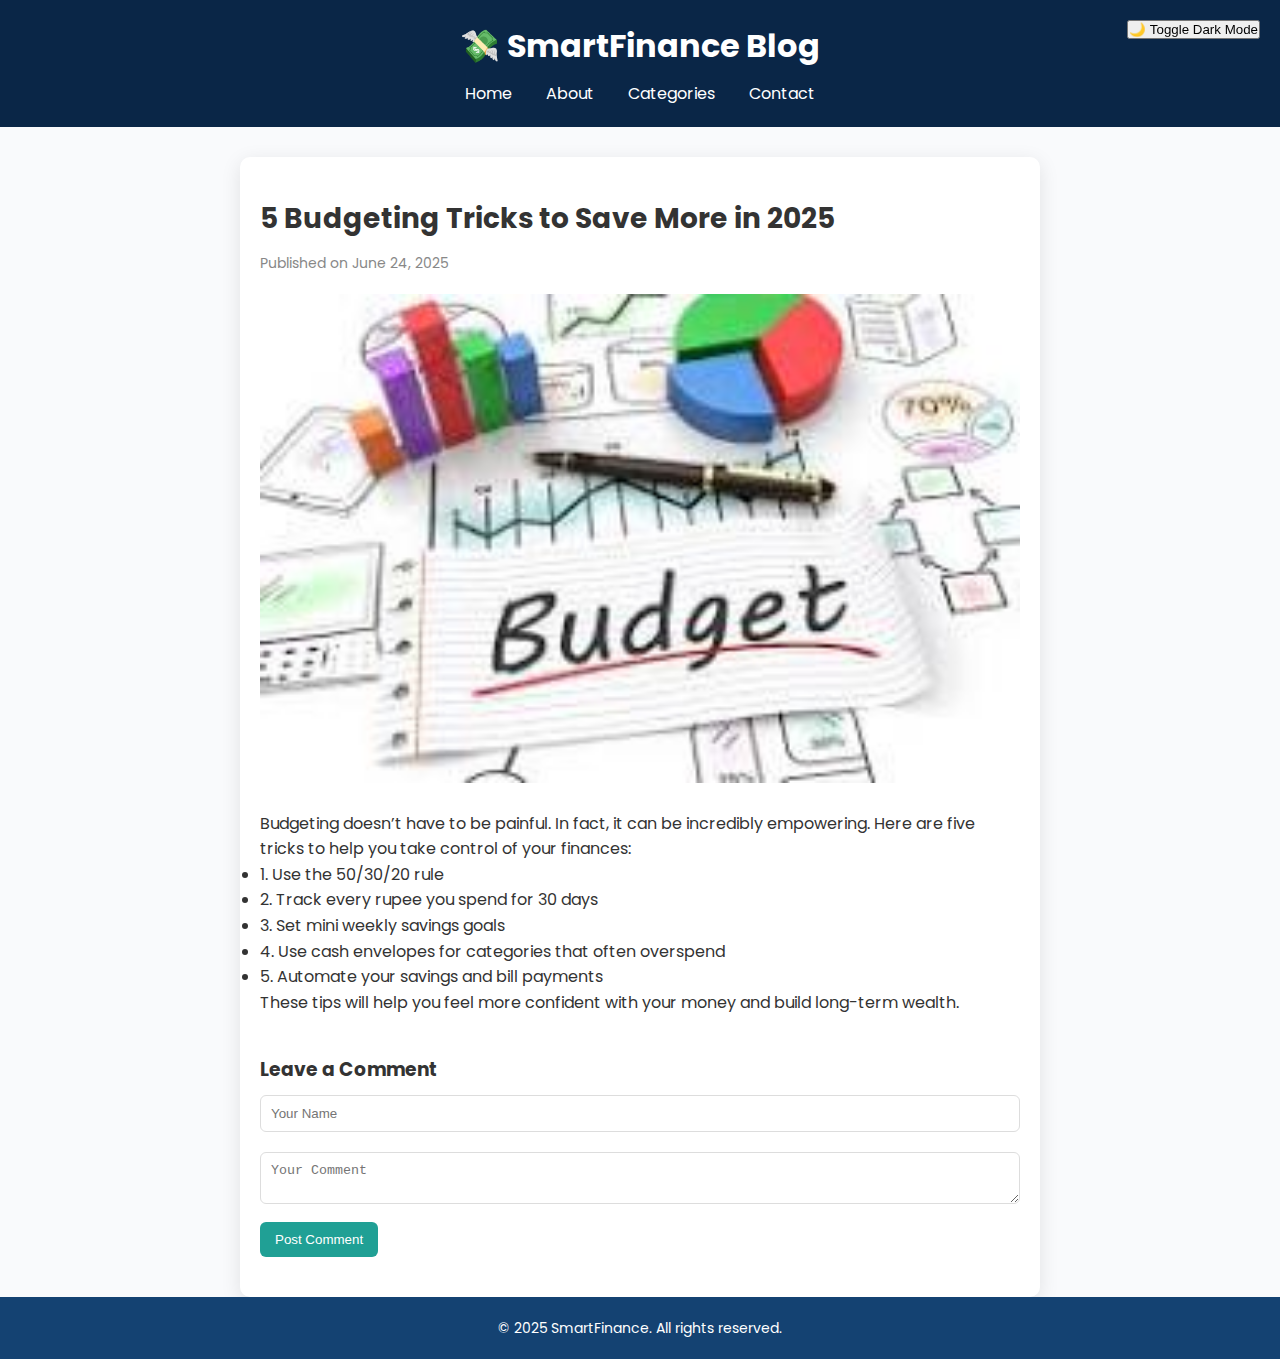
<file: blog.2/post.html>
<!DOCTYPE html>
<html lang="en">
<head>
  <meta charset="UTF-8">
  <meta name="viewport" content="width=device-width, initial-scale=1">
  <title>Post - SmartFinance Blog</title>
  <link rel="stylesheet" href="style.css">
  <link href="https://fonts.googleapis.com/css2?family=Poppins&display=swap" rel="stylesheet">
</head>
<body>
  <header>
    <h1>💸 SmartFinance Blog</h1>
    <nav>
      <a href="index.html">Home</a>
      <a href="about.html">About</a>
      <a href="Categories.html">Categories</a>
      <a href="contact.html">Contact</a>
    </nav>
  </header>

  <main class="post-container">
    <h2>5 Budgeting Tricks to Save More in 2025</h2>
    <p class="post-date">Published on June 24, 2025</p>
    <img src="images/budget1.jpg" alt="Budgeting" class="post-image">
    <p>Budgeting doesn’t have to be painful. In fact, it can be incredibly empowering. Here are five tricks to help you take control of your finances:</p>
    <ul>
      <li>1. Use the 50/30/20 rule</li>
      <li>2. Track every rupee you spend for 30 days</li>
      <li>3. Set mini weekly savings goals</li>
      <li>4. Use cash envelopes for categories that often overspend</li>
      <li>5. Automate your savings and bill payments</li>
    </ul>
    <p>These tips will help you feel more confident with your money and build long-term wealth.</p>

    <section class="comment-box">
      <h3>Leave a Comment</h3>
      <form id="commentForm">
        <input type="text" placeholder="Your Name" required><br>
        <textarea placeholder="Your Comment" required></textarea><br>
        <button type="submit">Post Comment</button>
      </form>
      <div id="commentSection"></div>
    </section>
  </main>

  <footer>
    <p>© 2025 SmartFinance. All rights reserved.</p>
  </footer>
  <script src="script.js"></script>
</body>
</html>
</file>
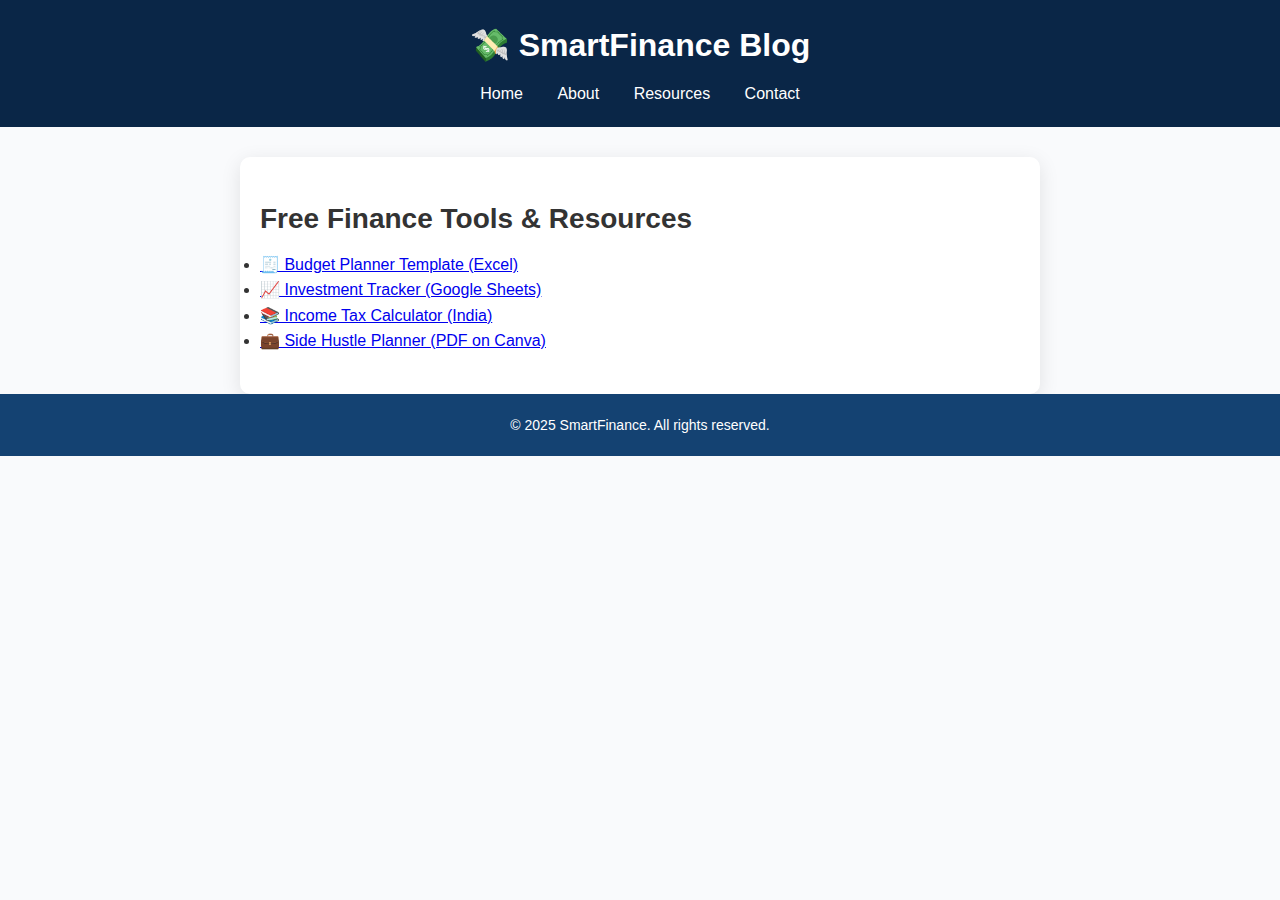
<file: blog.2/resources.html>
<!DOCTYPE html>
<html lang="en">
<head>
  <meta charset="UTF-8" />
  <meta name="viewport" content="width=device-width, initial-scale=1" />
  <title>Resources - SmartFinance Blog</title>
  <link rel="stylesheet" href="style.css" />
</head>
<body>
  <header>
    <h1>💸 SmartFinance Blog</h1>
    <nav>
      <a href="index.html">Home</a>
      <a href="about.html">About</a>
      <a href="resources.html">Resources</a>
      <a href="contact.html">Contact</a>
    </nav>
  </header>

  <main class="post-container">
    <h2>Free Finance Tools & Resources</h2>
    <ul>
      <li><a href="https://www.vertex42.com/ExcelTemplates/budgets.html" target="_blank">🧾 Budget Planner Template (Excel)</a></li>
      <li><a href="https://docs.google.com/spreadsheets/u/0/" target="_blank">📈 Investment Tracker (Google Sheets)</a></li>
      <li><a href="https://www.taxcalculatorindia.co.in/" target="_blank">📚 Income Tax Calculator (India)</a></li>
      <li><a href="https://www.canva.com/pdfs/" target="_blank">💼 Side Hustle Planner (PDF on Canva)</a></li>
    </ul>
  </main>

  <footer>
    <p>© 2025 SmartFinance. All rights reserved.</p>
  </footer>
</body>
</html>
</file>
<file: blog.1/style.css>
* {
  margin: 0;
  padding: 0;
  box-sizing: border-box
}

body {
  font-family: sans-serif;
  background: #f0f4f8;
  color: #333;
  padding: 20px
}

.blog-container {
  max-width: 900px;
  margin: auto;
  background: #fff;
  padding: 30px;
  border-radius: 12px;
  box-shadow: 0 8px 20px rgba(0, 0, 0, 0.05)
}

.blog-header h1 {
  font-size: 2.8rem;
  color: #1a237e;
  margin-bottom: 10px
}

.meta {
  color: #555;
  font-size: 0.95rem;
  margin-bottom: 25px
}

.blog-banner img {
  width: 100%;
  border-radius: 10px
}

.blog-banner figcaption {
  text-align: right;
  font-size: 0.85rem;
  color: #777;
  margin-top: 5px 10px
}

.blog-content h2 {
  margin-top: 30px;
  color: #3949ab;
  font-size: 1.6rem
}

.blog-content p {
  margin-top: 15px;
  line-height: 1.7;
  color: #444
}

.inline-img {
  margin: 20px 0;
  text-align: center
}

.inline-img img {
  max-width: 100%;
  border-radius: 8px;
  box-shadow: 0 4px 12px rgba(0, 0, 0, 0.1)
}

.blog-comments {
  margin-top: 50px;
  padding-top: 30px;
  border-top: 2px solid #e0e0e0
}

.blog-comments h2 {
  font-size: 1.8rem;
  color: #1a237e;
  margin-bottom: 15px
}

.comment-form input,
.comment-form textarea {
  width: 100%;
  padding: 12px;
  margin-top: 10px;
  border: 2px solid #bbdefb;
  border-radius: 6px;
  font-size: 1rem;
  outline: none;
  transition: 0.3s
}

.comment-form input:focus,
.comment-form textarea:focus {
  border-color: #1e88e5;
  background: #e3f2fd
}

.comment-form button {
  margin-top: 15px;
  padding: 12px 24px;
  background: #1e88e5;
  color: #fff;
  border: none;
  border-radius: 6px;
  font-size: 1rem;
  cursor: pointer;
  transition: 0.3s
}

.comment-form button:hover {
  background: #1565c0
}

.comments-list {
  margin-top: 30px
}

.comment {
  background: #e8eaf6;
  padding: 10px 15px;
  border-radius: 8px;
  margin-bottom: 12px
}

.comment p {
  font-size: 0.95rem;
  color: #222
}
</file>
<file: blog.2/style.css>
/* Reset & Base */
* {
  margin: 0;
  padding: 0;
  box-sizing: border-box;
}

body {
  font-family: 'Poppins', sans-serif;
  background-color: #F9FAFC;
  color: #333;
  line-height: 1.6;
}

/* Header */
header {
  background-color: #0A2647;
  color: white;
  padding: 20px;
  text-align: center;
}

nav {
  margin-top: 10px;
}

nav a {
  color: white;
  text-decoration: none;
  margin: 0 15px;
  font-size: 16px;
}

/* Hero */
.hero {
  background-color: #144272;
  color: white;
  text-align: center;
  padding: 50px 20px;
}

.hero h2 {
  font-size: 32px;
  margin-bottom: 10px;
}

.hero p {
  font-size: 18px;
}

/* Blog Cards */
.blog-container {
  display: flex;
  flex-wrap: wrap;
  justify-content: center;
  gap: 25px;
  padding: 40px 20px;
}

.blog-card {
  background: white;
  border-radius: 10px;
  box-shadow: 0 5px 20px rgba(0,0,0,0.1);
  max-width: 320px;
  overflow: hidden;
  transition: transform 0.3s ease;
}

.blog-card:hover {
  transform: translateY(-5px);
}

.blog-card img {
  width: 100%;
  height: 180px;
  object-fit: cover;
}

.blog-card h3 {
  font-size: 20px;
  padding: 15px 15px 5px;
}

.blog-card p {
  padding: 0 15px 10px;
  font-size: 15px;
  color: #555;
}

.blog-card a {
  display: inline-block;
  margin: 0 15px 15px;
  text-decoration: none;
  color: #20A095;
  font-weight: bold;
}

/* Footer */
footer {
  background-color: #144272;
  color: white;
  text-align: center;
  padding: 20px;
  font-size: 14px;
}


.post-container {
  max-width: 800px;
  margin: auto;
  padding: 40px 20px;
  background: white;
  border-radius: 10px;
  margin-top: 30px;
  box-shadow: 0 5px 20px rgba(0,0,0,0.1);
}

.post-container h2 {
  font-size: 28px;
  margin-bottom: 10px;
}

.post-date {
  color: #888;
  font-size: 14px;
  margin-bottom: 20px;
}

.post-image {
  width: 100%;
  height: auto;
  margin-bottom: 20px;
  border-radius: 10px;
}

.comment-box {
  margin-top: 40px;
}

.comment-box input,
.comment-box textarea {
  width: 100%;
  padding: 10px;
  margin: 10px 0;
  border: 1px solid #ddd;
  border-radius: 6px;
}

.comment-box button {
  background-color: #20A095;
  color: white;
  border: none;
  padding: 10px 15px;
  cursor: pointer;
  border-radius: 6px;
}

.comment {
  margin-top: 20px;
  padding: 10px;
  background: #F1F1F1;
  border-left: 4px solid #20A095;
  border-radius: 6px;
}


@media (max-width: 768px) {
  nav a {
    display: block;
    margin: 10px 0;
  }

  .blog-container {
    flex-direction: column;
    align-items: center;
    padding: 20px;
  }

  .blog-card {
    width: 90%;
  }

  .post-container {
    padding: 20px;
  }
}

.contact-form input,
.contact-form textarea {
  width: 100%;
  margin-bottom: 15px;
  padding: 10px;
  border-radius: 6px;
  border: 1px solid #ccc;
}

.contact-form button {
  background: #20A095;
  color: white;
  padding: 10px 20px;
  border: none;
  border-radius: 6px;
  cursor: pointer;
}

/* Dark Mode */
body.dark-mode {
  background-color: #121212;
  color: #eee;
}

body.dark-mode header,
body.dark-mode footer {
  background-color: #1f1f1f;
}

body.dark-mode .blog-card {
  background-color: #222;
  color: #eee;
}

body.dark-mode .post-container,
body.dark-mode .comment,
body.dark-mode .contact-form input,
body.dark-mode .contact-form textarea {
  background-color: #222;
  color: #eee;
  border-color: #444;
}

/* Responsive */
@media (max-width: 768px) {
  nav a {
    display: block;
    margin: 10px 0;
  }

  .blog-container {
    flex-direction: column;
    align-items: center;
    padding: 20px;
  }

  .blog-card {
    width: 90%;
  }

  .post-container {
    padding: 20px;
  }
}

/* Newsletter Popup */
#newsletter-popup {
  display: none;
  position: fixed;
  bottom: 20px;
  right: 20px;
  width: 280px;
  background: white;
  padding: 20px;
  border-radius: 12px;
  box-shadow: 0 0 15px rgba(0,0,0,0.2);
  z-index: 2000;
}

#newsletter-popup h4 {
  margin-bottom: 10px;
}

#newsletter-popup input {
  width: 100%;
  padding: 8px;
  margin-bottom: 10px;
}

#newsletter-popup button {
  background: #20A095;
  color: white;
  border: none;
  padding: 8px 12px;
  border-radius: 6px;
  cursor: pointer;
}
</file>
